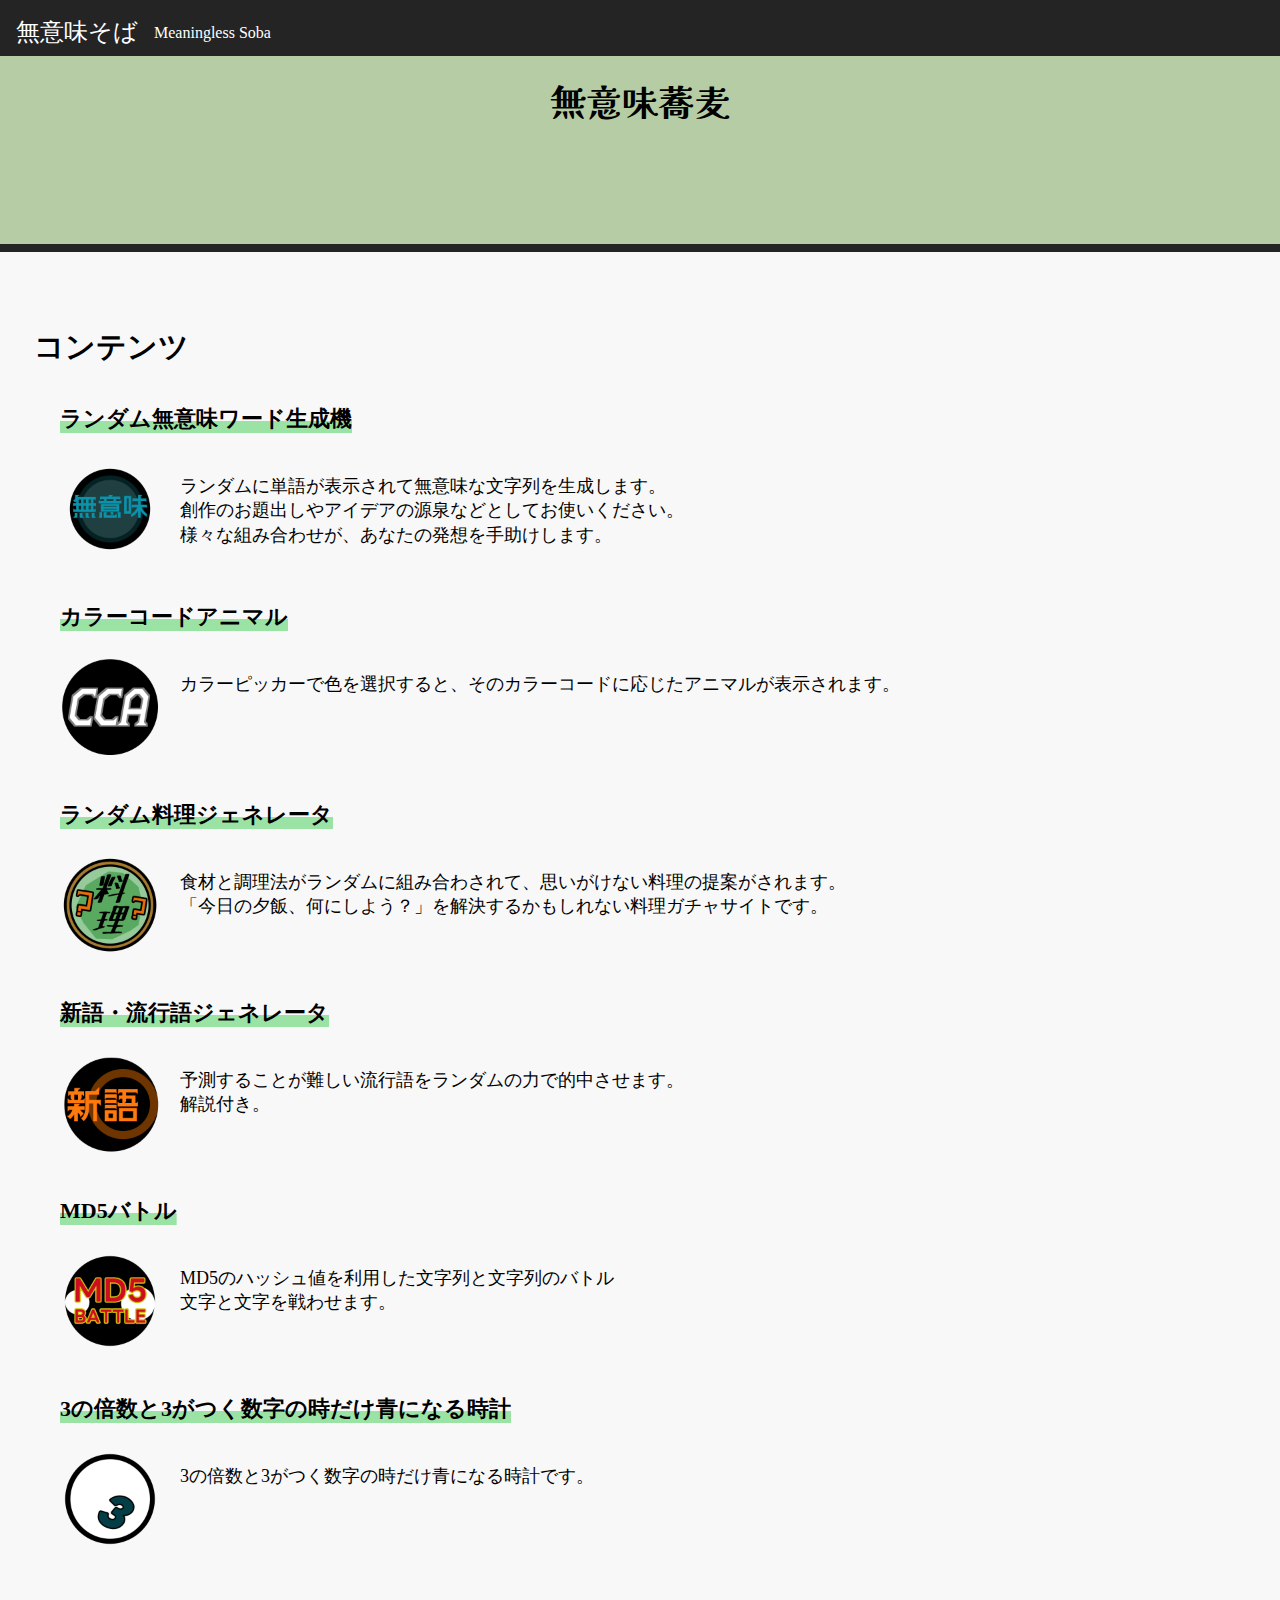
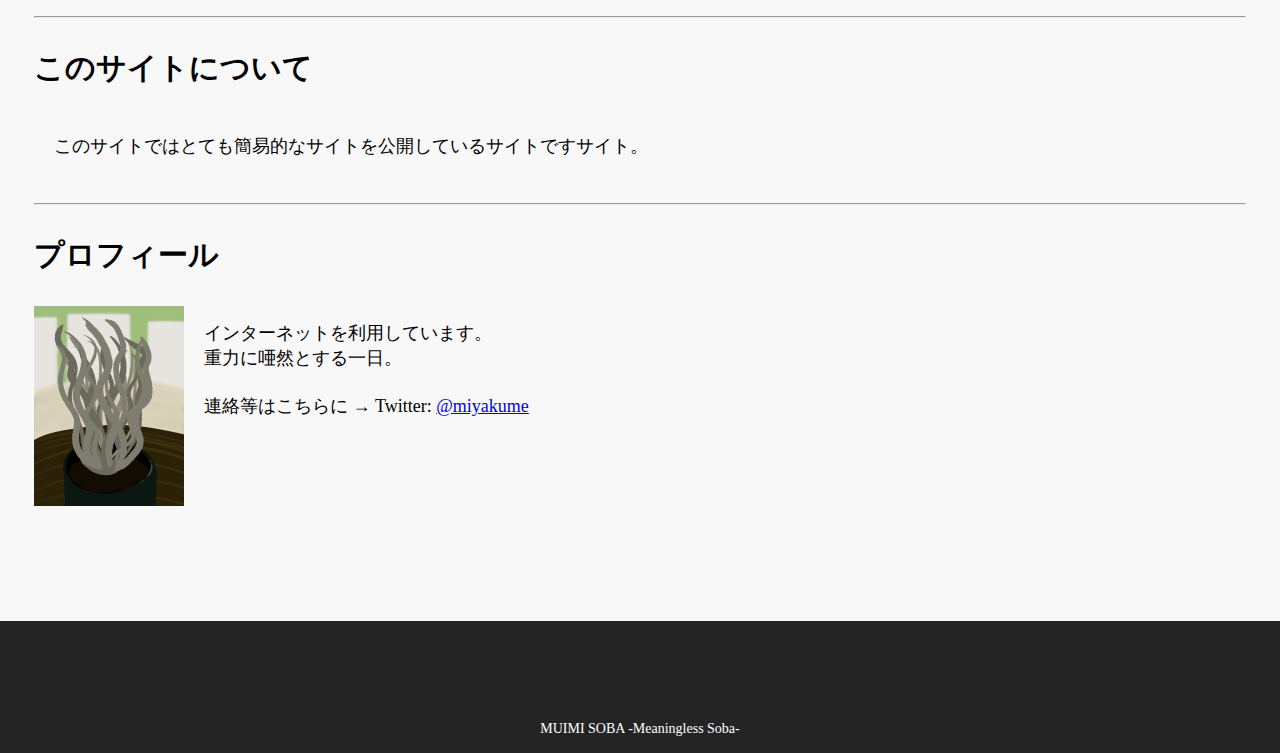
<file: index.html>
<!DOCTYPE html>
<html lang="ja">
<head>
    <!-- Google Tag Manager -->
    <script>(function(w,d,s,l,i){w[l]=w[l]||[];w[l].push({'gtm.start':
    new Date().getTime(),event:'gtm.js'});var f=d.getElementsByTagName(s)[0],
    j=d.createElement(s),dl=l!='dataLayer'?'&l='+l:'';j.async=true;j.src=
    'https://www.googletagmanager.com/gtm.js?id='+i+dl;f.parentNode.insertBefore(j,f);
    })(window,document,'script','dataLayer','GTM-NK2BS8V2');</script>
    <!-- End Google Tag Manager -->
    <meta charset="UTF-8">
    <meta http-equiv="X-UA-Compatible" content="IE=edge">
    <meta name="viewport" content="width=device-width, initial-scale=1.0">
    <meta name="theme-color" content="#58614a">
    <title>無意味そば Meaningless Soba</title>
    <link rel="stylesheet" href="style.css">
    <link rel="icon" href="https://ume-k.github.io/favicon.ico">
    <link rel="preconnect" href="https://fonts.googleapis.com">
    <link rel="preconnect" href="https://fonts.gstatic.com" crossorigin>
    <link href="https://fonts.googleapis.com/css2?family=Kaisei+Decol:wght@700&family=Orbitron:wght@700&display=swap" rel="stylesheet">
    <link href="https://fonts.googleapis.com/icon?family=Material+Icons" rel="stylesheet">
    <script async src="https://pagead2.googlesyndication.com/pagead/js/adsbygoogle.js?client=ca-pub-6847166276288253"
     crossorigin="anonymous"></script>
</head>
<body>
    <!-- Google Tag Manager (noscript) -->
    <noscript><iframe src="https://www.googletagmanager.com/ns.html?id=GTM-NK2BS8V2"
    height="0" width="0" style="display:none;visibility:hidden"></iframe></noscript>
    <!-- End Google Tag Manager (noscript) -->
    <header>
        <a class="title-m" href="./">無意味そば</a>
        <p class="title-s">Meaningless Soba</p>
    </header>
    <div class="title-main">
        <h1>無意味蕎麦</h1>
        <span class="material-icons sobal">
            ramen_dining
        </span>
    </div>
    <main>
        <div class="contents">
            <h2>コンテンツ</h2>
            <ul type="disc" class="link-list">
                <li>
                    <a href="/Randomuimi/" class="content_name" target="_blank" rel="noopener noreferrer">ランダム無意味ワード生成機</a>
                    <div class="nazoimg">
                        <a href="/Randomuimi/" class="ball" target="_blank" rel="noopener noreferrer">
                            <img src="Randomuimi/muimiball.png" alt="ランダム無意味" width="100" height="100">
                        </a>
                        <span>ランダムに単語が表示されて無意味な文字列を生成します。<br>
                            創作のお題出しやアイデアの源泉などとしてお使いください。<br>
                            様々な組み合わせが、あなたの発想を手助けします。
                        </span>
                    </div>
                </li>
                <li>
                    <a href="/CCA/" class="content_name" target="_blank" rel="noopener noreferrer">カラーコードアニマル</a>
                    <div class="nazoimg">
                        <a href="/CCA/" class="ball" target="_blank" rel="noopener noreferrer">
                            <img src="/CCA/CCABall.png" alt="カラーコードアニマル" width="100" height="100">
                        </a>
                        <span>
                            カラーピッカーで色を選択すると、そのカラーコードに応じたアニマルが表示されます。
                        </span>
                    </div>
                </li>
                <li>
                    <a href="/recipe/" class="content_name" target="_blank" rel="noopener noreferrer">ランダム料理ジェネレータ</a>
                    <div class="nazoimg">
                        <a href="/recipe/" class="ball" target="_blank" rel="noopener noreferrer">
                            <img src="/recipe/recipeBall.png" alt="ランダム料理ジェネレータ" width="100" height="100">
                        </a>
                        <span>
                            食材と調理法がランダムに組み合わされて、思いがけない料理の提案がされます。<br>
                            「今日の夕飯、何にしよう？」を解決するかもしれない料理ガチャサイトです。
                        </span>
                    </div>
                </li>
                <li>
                    <a href="/newword/" class="content_name" target="_blank" rel="noopener noreferrer">新語・流行語ジェネレータ</a>
                    <div class="nazoimg">
                        <a href="/newword/" class="ball" target="_blank" rel="noopener noreferrer">
                            <img src="/newword/shingoBall.png" alt="新語・流行語ジェネレータ" width="100" height="100">
                        </a>
                        <span>
                            予測することが難しい流行語をランダムの力で的中させます。<br>
                            解説付き。
                        </span>
                    </div>
                </li>
                <li>
                    <a href="/md5battle/" class="content_name" target="_blank" rel="noopener noreferrer">MD5バトル</a>
                    <div class="nazoimg">
                        <a href="/md5battle/" class="ball" target="_blank" rel="noopener noreferrer">
                            <img src="/md5battle/md5Ball.png" alt="MD5バトル" width="100" height="100">
                        </a>
                        <span>
                            MD5のハッシュ値を利用した文字列と文字列のバトル<br>
                            文字と文字を戦わせます。
                        </span>
                    </div>
                </li>
                <li>
                    <a href="/clock3blue/" class="content_name" target="_blank" rel="noopener noreferrer">3の倍数と3がつく数字の時だけ青になる時計</a>
                    <div class="nazoimg">
                        <a href="/clock3blue/" class="ball" target="_blank" rel="noopener noreferrer">
                            <img src="/clock3blue/threeBall.png" alt="3の倍数と3がつく数字の時だけ青になる時計" width="100" height="100">
                        </a>
                        <span>3の倍数と3がつく数字の時だけ青になる時計です。</span>
                    </div>
                </li>
            </ul>
            <hr>
            <h2>このサイトについて</h2>
            <span>このサイトではとても簡易的なサイトを公開しているサイトですサイト。</span>
            <hr>
            <h2>プロフィール</h2>
            <div class="nazoimg">
                <img src="muimi_soba.png" alt="プロフィール画像" width="150" height="200">
                <span>
                    インターネットを利用しています。<br>
                    重力に唖然とする一日。
                    <br>
                    <br>
                    連絡等はこちらに → Twitter: <a href="https://twitter.com/miyakume" target="_blank" rel="noopener noreferrer">@miyakume</a>
                </span>
            </div>
        </div>
    </main>
    <footer>
        <p>
            MUIMI SOBA -Meaningless Soba-
        </p>
    </footer>
</body>
</html>
</file>
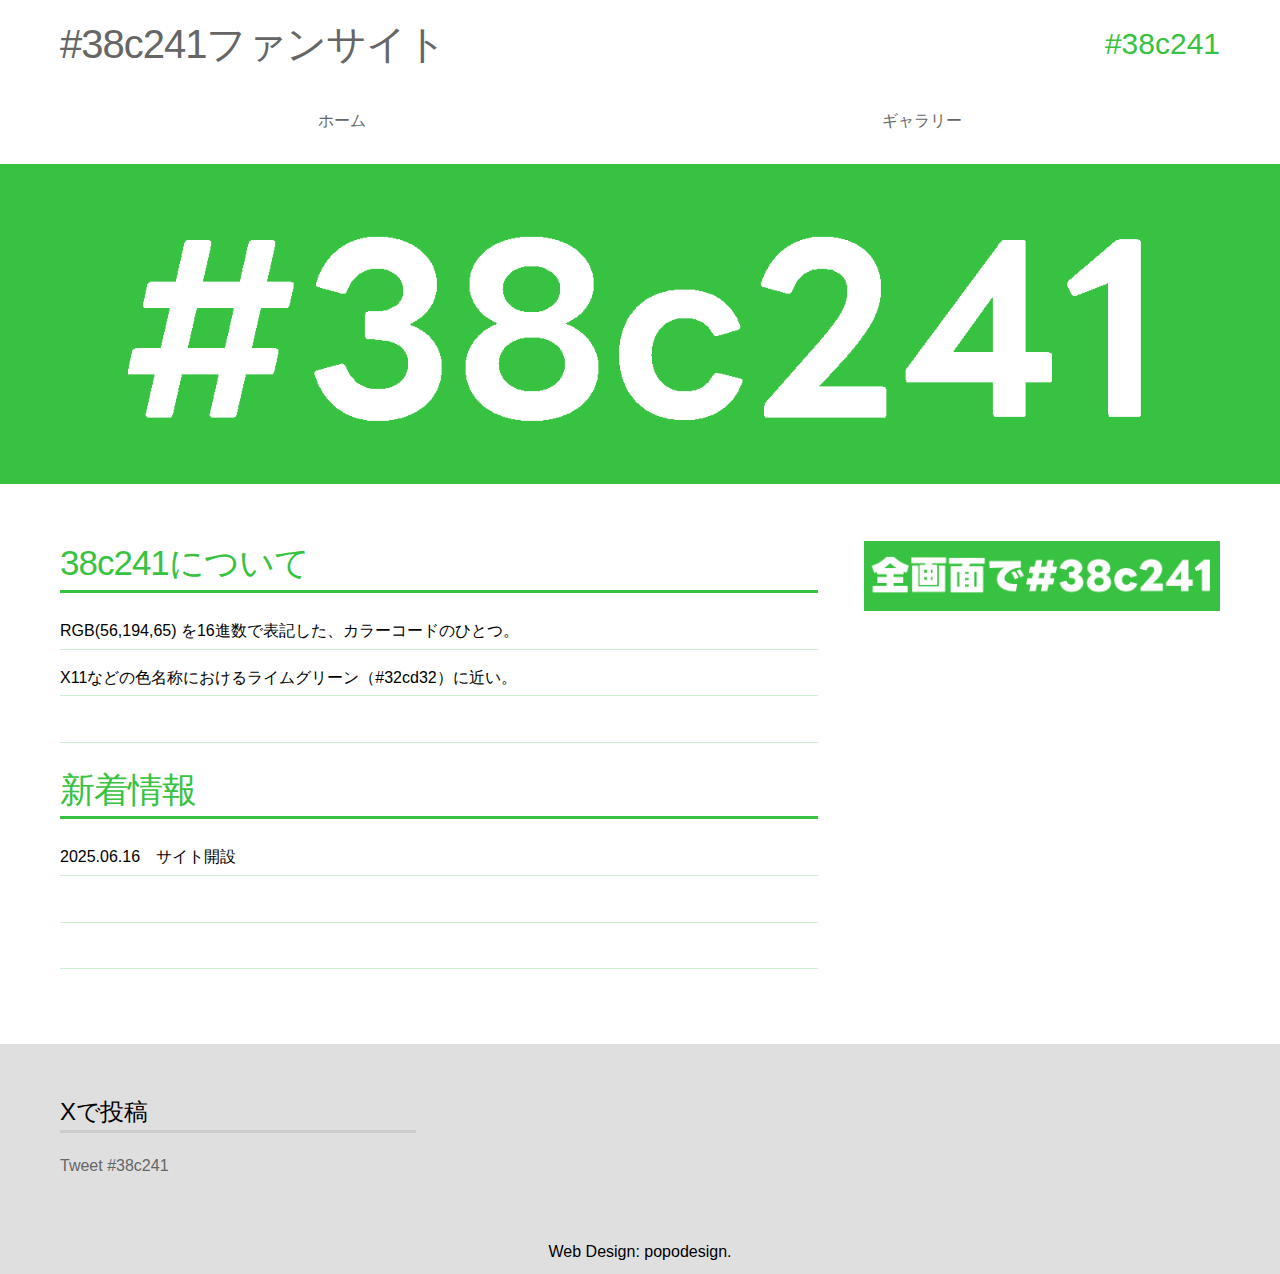
<file: 38c241/index.html>
<!doctype html>
<html lang="ja">
<head>
<meta charset="UTF-8">
<meta name="viewport" content="width=device-width, initial-scale=1">
<meta name="theme-color" content="#38c241">
<meta name="keywords" content="カラーコード,RGB,ユニーク">
<meta name="description" content="#38c241のファンサイト。#38c241はカラーコードのひとつで、RGB(56,194,65) を16進数で表記したもの。ライムグリーンに近い色。">
<title>#38c241ファンサイト</title>
<link rel="stylesheet" media="all" href="css/ress.min.css" />
<link rel="stylesheet" media="all" href="css/style.css" />
<script src="js/jquery-3.6.0.min.js"></script>
<script src="js/style.js"></script>

<!-- Favicon -->
<link rel="icon" type="image/png" href="img/favicon.png">
    
</head>
<body>
<header>    
<div class="container">
<div class="row">
    <div class="col span-12">
    <div class="head">
        <h1><a href="index.html">#38c241ファンサイト</a></h1>
		<div class="telbox">#38c241</div>
        </div>
    </div></div>
<div class="row">
    <div class="col span-12">
        <nav>
            <div id="open"></div>
            <div id="close"></div>   
            <div id="navi">
        <ul>
            <li><a href="index.html">ホーム</a></li>
            <li><a href="gallery.html">ギャラリー</a></li>
            </ul>
                </div>
        </nav>
    </div>
        </div>
    </div>
    </header>
    <div class="mainimg">
        <img src="img/main_38c241_code_t.png" alt="メイン画像">
    </div>
    <main>
<div class="container">
<div class="row">
    <div class="col span-8">
        <div class="news">
            <h2>38c241について</h2>
            <ul>
                <li>RGB(56,194,65) を16進数で表記した、カラーコードのひとつ。</li>
                <li>X11などの色名称におけるライムグリーン（#32cd32）に近い。</li>
                <li>　</li>
            </ul>
        </div>
        <div class="news">
            <h2>新着情報</h2>
            <ul>
                <li>2025.06.16　サイト開設</li>
                <li>　</li>
                <li>　</li>
            </ul>	
        </div>
    </div>
	<div class="col span-4">
		<a href="/38c241/full.html"><img src="img/banner.png" alt="バナー画像"></a>
	</div>
    </div>    
        </div>
    </main>
    <footer>
<div class="container">
<div class="row">
    <div class="col span-4">
        <h5>Xで投稿</h5>
        <a href="https://twitter.com/intent/tweet?button_hashtag=38c241&ref_src=twsrc%5Etfw" class="twitter-hashtag-button" data-show-count="false">Tweet #38c241</a><script async src="https://platform.twitter.com/widgets.js" charset="utf-8"></script>
    </div>
        </div>
</div>
    </footer>
    <div class="copyright">
<div class="container">
<div class="row">
    <div class="col">
        Web Design: <a href="https://popo-design.net" target="_blank">popodesign. </a>
    </div>    
        </div>
    </div>
        </div>
<p id="pagetop"><a href="#">TOP</a></p>    
</body>
</html>
</file>
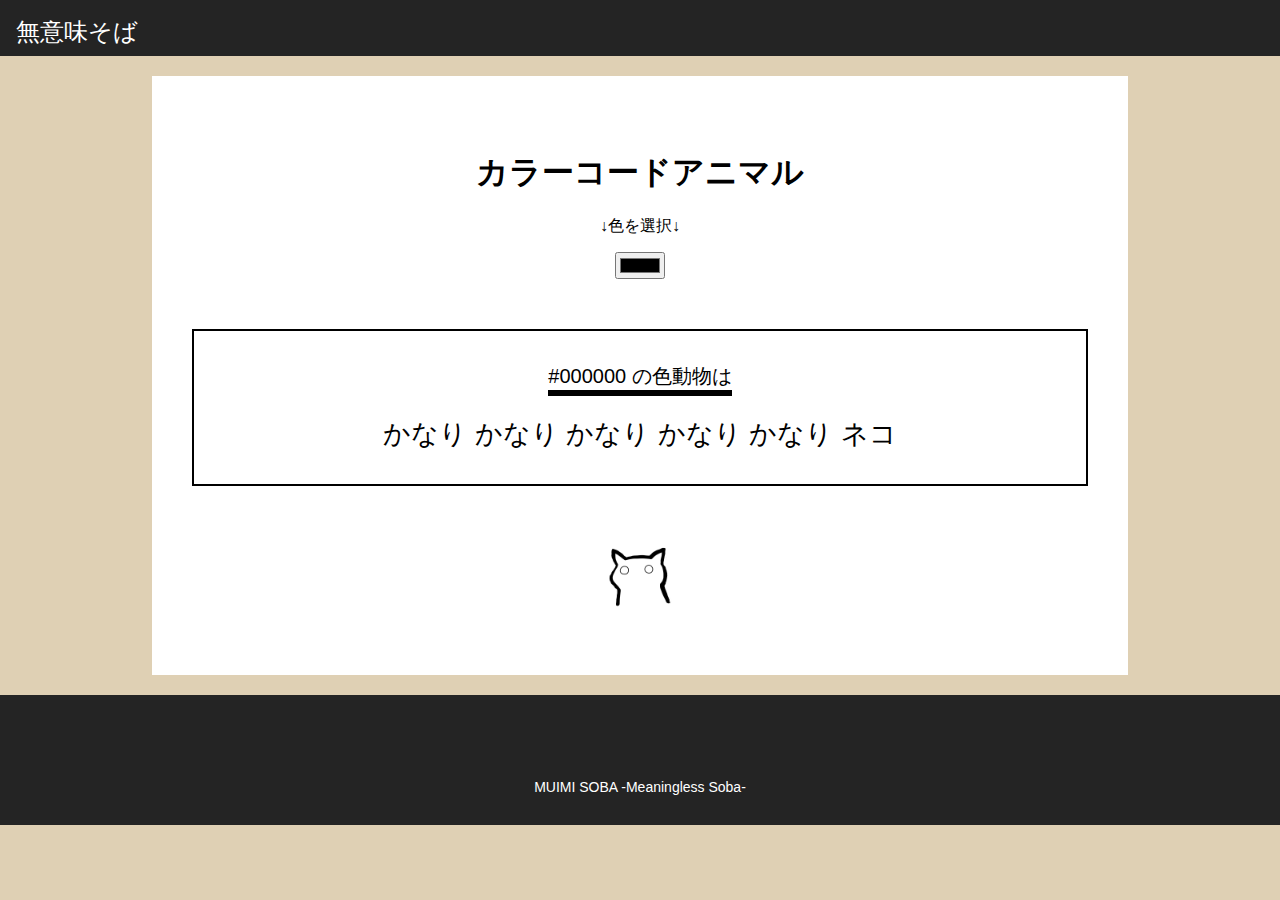
<file: CCA/index.html>
<!DOCTYPE html>
<html lang="ja">
<head prefix="og: http://ogp.me/ns#">
  <meta charset="UTF-8">
  <meta name="viewport" content="width=device-width, initial-scale=1.0">
  <meta name="theme-color" content="#dfd0b4">
  <title>カラーコードアニマル | 色を選択して動物を生成</title>
  <meta property="og:site_name" content="無意味そば">
  <meta property="og:title" content="カラーコードアニマル">
  <meta property="og:description" content="カラーピッカーで色を選択すると、そのカラーコードに応じたアニマルが表示されます。">
  <meta property="og:url" content="https://ume-k.github.io/CCA/">
  <meta name="description" content="カラーピッカーであなたの好きな色を選択すると、そのカラーコードに応じた動物・カラーコードアニマルの名前が表示されます。">
  <link rel="icon" href="/CCA/favicon.ico">
  <style>
    header {
      height: 56px;
      width: 100%;
      font-size: 24px;
      color:rgb(255, 255, 255);
      background-color: rgb(36, 36, 36);
    }
    .title-m {
      text-decoration: none;
      color:rgb(255, 255, 255);
      padding: 16px;
      float: left;
    }
    body {
      margin: 0;
      font-family: Arial, sans-serif;
      text-align: center;
      background-color: #dfd0b4;
    }
    .wrapper {
      background-color: rgb(255, 255, 255);
      width: 70%;
      padding: 55px 40px;
      margin: 20px auto;
    }
    h1 {
      margin-top: 20px;
    }
    #color-picker {
      margin-top: 15px;
    }
    #generated-text {
      margin-top: 20px;
      font-size: 27px;
    }
    #introduction {
      font-size: 20px;
      padding: 0px;
      border-bottom: 6px solid #000;
      display: inline-block;
    }
    #color-shape {
      margin: 0px auto;
      width: 120px;
      height: 16px;
      border: 2px solid #ffffff;
      margin-top: 30px;
    }
    #intro-container {
      border: 2px solid rgb(0, 0, 0);
      padding: 32px 16px;
      margin-top: 50px;
    }
    #animal {
      margin-top: 50px;
      border-radius: 30%;
    }
    footer {
      width: 100%;
      font-size: 14px;
      text-align: center;
      padding: 70px 0 16px 0;
      background-color: #242424;
      color:white;
      margin: 0px;
    }
  </style>
</head>
<body>
  <header>
    <a class="title-m" href="../">無意味そば</a>
  </header>
  <div class="wrapper">
    <h1>カラーコードアニマル</h1>
    <div>↓色を選択↓</div>
    <input type="color" id="color-picker" value="#000000" onchange="generateText()">
    <div id="intro-container">
      <div id="introduction">#000000 の色動物は</div>
      <div id="generated-text">かなり かなり かなり かなり かなり ネコ</div>
    </div>
    <img id="animal" src="CCA_sample.png" alt="カラーコードアニマルのイメージ" width="80px">  
  </div>
  <footer>
    <p>
      MUIMI SOBA -Meaningless Soba-
    </p>
  </footer>
  <script>
    const colorTextMap = {
      '0': 'かなり',
      '1': 'うるさい',
      '2': 'かわいい',
      '3': 'かしこい',
      '4': 'ふさふさの',
      '5': '美しい',
      '6': 'こわい',
      '7': '元気な',
      '8': '陽気な',
      '9': '強い',
      'a': '大きい',
      'b': '面白い',
      'c': 'あたたかい',
      'd': '優しい',
      'e': '幸せな',
      'f': '良い',
    };
    const lastDigitTextMap = {
      '0': 'ネコ',
      '1': 'イヌ',
      '2': 'フクロウ',
      '3': 'ウサギ',
      '4': 'ハムスター',
      '5': 'タヌキ',
      '6': 'キツネ',
      '7': 'ヘビ',
      '8': 'ハリネズミ',
      '9': 'カピバラ',
      'a': 'トラ',
      'b': 'リス',
      'c': 'カエル',
      'd': 'オオカミ',
      'e': 'ライオン',
      'f': 'パンダ',
    };
    function generateText() {
      const colorPicker = document.getElementById('color-picker');
      const colorCode = colorPicker.value.substring(1).toLowerCase();
      const textArray = colorCode
      .split('').map((char, index, array) => {
        if (index === array.length - 1) {
          return lastDigitTextMap[char] || '';
        }
        return colorTextMap[char] || '';
      });
      const generatedTextElement = document.getElementById('generated-text');
      generatedTextElement.textContent = textArray.join(' ');
      const introTextElement = document.getElementById('introduction');
      introTextElement.textContent = `#${colorCode} の色動物は`;
      const introductionElement = document.getElementById('introduction');
      introductionElement.style.borderBottomColor = colorPicker.value;
      const animalElement = document.getElementById('animal');
      animalElement.style.backgroundColor = colorPicker.value;
    }
  </script>
</body>
</html>
</file>
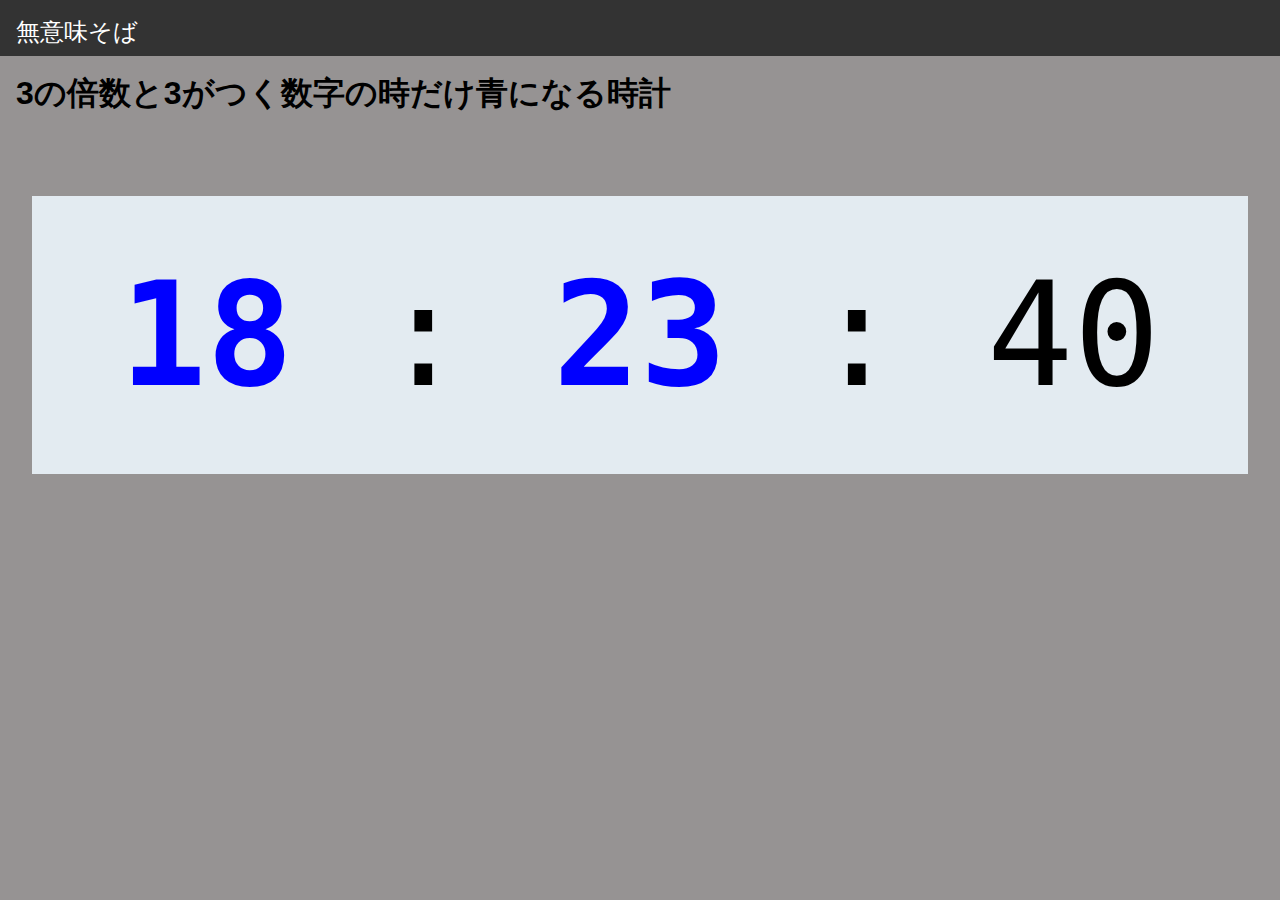
<file: clock3blue/index.html>
<!DOCTYPE html>
<html lang="ja">
<head>
    <meta charset="UTF-8">
    <meta http-equiv="X-UA-Compatible" content="IE=edge">
    <meta name="viewport" content="width=device-width, initial-scale=1.0">
    <title>Clock</title>
    <link rel="stylesheet" href="style.css">
    <link rel="icon" href="/clock3blue/favicon.ico" id="favicon">
    <link rel="apple-touch-icon" sizes="180x180" href="/clock3blue/apple-touch-icon-180x180.png">
</head>
<body>
    <header>
        <a class="title-m" href="../">無意味そば</a>
    </header>
    <main>
        <h1>3の倍数と3がつく数字の時だけ青になる時計</h1>
        <div id="clock" class="clock">
            <span id="hours"></span> :
            <span id="minutes"></span> :
            <span id="seconds"></span>
        </div>
    </main>
	<script src="script.js"></script>
</body>
</html>
</file>
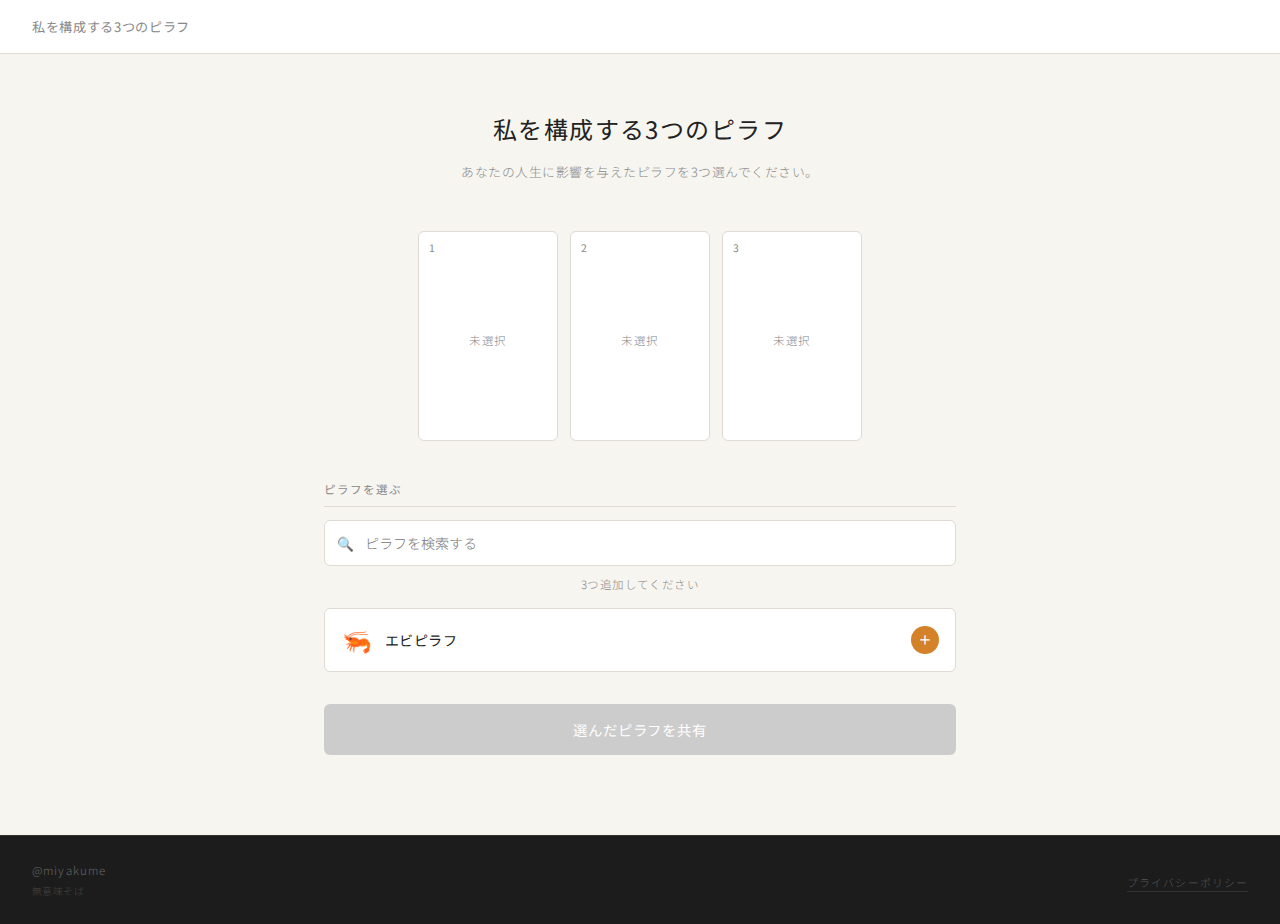
<file: my3pilafs/index.html>
<!DOCTYPE html>
<html lang="ja">
<head>
<!-- Google tag (gtag.js) -->
<script async src="https://www.googletagmanager.com/gtag/js?id=G-BD4QYWFV9M"></script>
<script>
  window.dataLayer = window.dataLayer || [];
  function gtag(){dataLayer.push(arguments);}
  gtag('js', new Date());

  gtag('config', 'G-BD4QYWFV9M');
</script>
<meta charset="UTF-8">
<meta name="viewport" content="width=device-width, initial-scale=1.0">
<title>私を構成する3つのピラフ</title>
<link href="https://fonts.googleapis.com/css2?family=Noto+Sans+JP:wght@300;400;500&display=swap" rel="stylesheet">
<style>
  *, *::before, *::after { box-sizing: border-box; margin: 0; padding: 0; }

  :root {
    --bg: #f7f5f0;
    --white: #ffffff;
    --border: #e0dbd2;
    --text: #222;
    --text-sub: #888;
    --accent: #d4822a;
    --accent-light: #fdf0e4;
    --radius: 6px;
    --ura-accent: #5a3e8a;
    --ura-light: #f0ebfa;
    --ura-border: #9b7ec8;
  }

  body {
    background: var(--bg);
    color: var(--text);
    font-family: 'Noto Sans JP', sans-serif;
    font-weight: 300;
    min-height: 100vh;
    transition: background 0.4s;
  }

  body.ura-mode {
    --bg: #f0ebfa;
    --border: #d4c8e8;
    --accent: var(--ura-accent);
    --accent-light: var(--ura-light);
  }

  /* HEADER */
  header {
    background: var(--white);
    border-bottom: 1px solid var(--border);
    padding: 0 2rem;
    height: 54px;
    display: flex;
    align-items: center;
    justify-content: space-between;
    position: sticky;
    top: 0;
    z-index: 10;
  }

  .site-logo {
    font-size: 0.82rem;
    font-weight: 400;
    letter-spacing: 0.05em;
    color: var(--text-sub);
    transition: color 0.3s;
  }

  body.ura-mode .site-logo { color: var(--ura-accent); }

  .ura-hint {
    font-size: 0.68rem;
    color: transparent;
    letter-spacing: 0.05em;
    transition: color 0.5s;
    user-select: none;
  }

  body.ura-mode .ura-hint {
    color: var(--ura-accent);
    opacity: 0.7;
  }

  .main {
    max-width: 680px;
    margin: 0 auto;
    padding: 3.5rem 1.5rem 5rem;
  }

  .title-area {
    text-align: center;
    margin-bottom: 3rem;
  }

  .title-area h1 {
    font-size: 1.5rem;
    font-weight: 400;
    letter-spacing: 0.06em;
    line-height: 1.6;
    margin-bottom: 0.7rem;
    transition: color 0.3s;
  }

  body.ura-mode .title-area h1 { color: var(--ura-accent); }

  .title-area p {
    font-size: 0.8rem;
    color: var(--text-sub);
    letter-spacing: 0.04em;
    line-height: 1.8;
  }

  .ura-badge {
    display: none;
    margin-top: 0.6rem;
  }

  body.ura-mode .ura-badge { display: inline-block; }

  .ura-badge span {
    font-size: 0.68rem;
    letter-spacing: 0.12em;
    color: var(--ura-accent);
    background: var(--ura-light);
    border: 1px solid var(--ura-border);
    border-radius: 30px;
    padding: 0.2rem 0.8rem;
  }

  .frames {
    display: flex;
    gap: 12px;
    justify-content: center;
    margin-bottom: 2.5rem;
  }

  .frame {
    width: 140px;
    background: var(--white);
    border: 1px solid var(--border);
    border-radius: var(--radius);
    aspect-ratio: 2/3;
    display: flex;
    flex-direction: column;
    align-items: center;
    justify-content: center;
    gap: 0.6rem;
    padding: 1rem 0.5rem;
    transition: border-color 0.2s, background 0.2s;
    position: relative;
    cursor: pointer;
  }

  .frame.filled {
    border-color: var(--accent);
    background: var(--accent-light);
  }

  .frame-num {
    position: absolute;
    top: 8px;
    left: 10px;
    font-size: 0.65rem;
    color: var(--text-sub);
    font-weight: 400;
  }

  .frame-remove {
    position: absolute;
    top: 6px;
    right: 8px;
    font-size: 0.65rem;
    color: var(--text-sub);
    opacity: 0;
    transition: opacity 0.2s;
    line-height: 1;
  }

  .frame.filled:hover .frame-remove { opacity: 1; }

  .frame-icon { font-size: 2rem; line-height: 1; }

  .frame-label {
    font-size: 0.72rem;
    color: var(--text-sub);
    text-align: center;
    letter-spacing: 0.04em;
    line-height: 1.5;
  }

  .frame.filled .frame-label {
    color: var(--accent);
    font-weight: 400;
  }

  .section-label {
    font-size: 0.72rem;
    font-weight: 400;
    letter-spacing: 0.08em;
    color: var(--text-sub);
    margin-bottom: 0.8rem;
    padding-bottom: 0.6rem;
    border-bottom: 1px solid var(--border);
  }

  .search-wrap {
    position: relative;
    margin-bottom: 0.6rem;
  }

  .search-input {
    width: 100%;
    padding: 0.75rem 1rem 0.75rem 2.5rem;
    background: var(--white);
    border: 1px solid var(--border);
    border-radius: var(--radius);
    font-family: inherit;
    font-size: 0.88rem;
    font-weight: 300;
    color: var(--text);
    outline: none;
    transition: border-color 0.2s;
  }

  .search-input:focus { border-color: var(--accent); }

  .search-icon {
    position: absolute;
    left: 0.8rem;
    top: 50%;
    transform: translateY(-50%);
    font-size: 0.85rem;
    color: var(--text-sub);
    pointer-events: none;
  }

  .hint-text {
    font-size: 0.72rem;
    color: var(--text-sub);
    text-align: center;
    margin-bottom: 1rem;
    letter-spacing: 0.04em;
    min-height: 1.2em;
  }

  .hint-text .count { color: var(--accent); font-weight: 500; }

  .pilaf-grid {
    display: grid;
    grid-template-columns: 1fr;
    gap: 8px;
    margin-bottom: 2rem;
  }

  .pilaf-card {
    background: var(--white);
    border: 1.5px solid var(--border);
    border-radius: var(--radius);
    padding: 0.85rem 1rem;
    display: flex;
    align-items: center;
    gap: 0.75rem;
    transition: border-color 0.2s, background 0.2s;
    user-select: none;
  }

  .pilaf-card.ura-item {
    border-style: dashed;
  }

  .card-icon { font-size: 1.5rem; flex-shrink: 0; width: 2rem; text-align: center; }
  .card-text { flex: 1; min-width: 0; }
  .card-name { font-size: 0.88rem; font-weight: 400; letter-spacing: 0.03em; }
  .card-sub  { font-size: 0.68rem; color: var(--text-sub); margin-top: 0.1rem; }

  /* ADD BUTTON */
  .card-add-btn {
    flex-shrink: 0;
    width: 28px;
    height: 28px;
    border-radius: 50%;
    background: var(--accent);
    border: none;
    color: white;
    font-size: 1.1rem;
    line-height: 1;
    cursor: pointer;
    display: flex;
    align-items: center;
    justify-content: center;
    transition: background 0.2s, transform 0.1s, opacity 0.2s;
  }

  .card-add-btn:hover { background: #c07020; transform: scale(1.1); }
  .card-add-btn:disabled { opacity: 0.3; cursor: default; transform: none; }

  body.ura-mode .card-add-btn { background: var(--ura-accent); }
  body.ura-mode .card-add-btn:hover { background: #4a2e7a; }

  /* SHARE BUTTON */
  .share-btn {
    width: 100%;
    padding: 0.95rem;
    background: var(--accent);
    border: none;
    border-radius: var(--radius);
    color: white;
    font-family: inherit;
    font-size: 0.9rem;
    font-weight: 400;
    letter-spacing: 0.06em;
    cursor: pointer;
    transition: background 0.2s;
  }

  .share-btn:hover { background: #c07020; }
  .share-btn:disabled { background: #ccc; cursor: default; }

  body.ura-mode .share-btn { background: var(--ura-accent); }
  body.ura-mode .share-btn:hover { background: #4a2e7a; }

  .modal-overlay {
    display: none;
    position: fixed;
    inset: 0;
    background: rgba(0,0,0,0.4);
    z-index: 100;
    align-items: center;
    justify-content: center;
    padding: 1.5rem;
  }

  .modal-overlay.show { display: flex; }

  .modal-box {
    background: var(--white);
    border-radius: 10px;
    padding: 2.5rem 2rem;
    width: 100%;
    max-width: 400px;
    text-align: center;
    box-shadow: 0 8px 40px rgba(0,0,0,0.12);
    animation: popIn 0.22s ease;
  }

  @keyframes popIn {
    from { opacity: 0; transform: scale(0.94) translateY(8px); }
    to   { opacity: 1; transform: scale(1)    translateY(0); }
  }

  .result-tag {
    display: inline-block;
    font-size: 0.68rem;
    font-weight: 400;
    letter-spacing: 0.1em;
    color: var(--accent);
    background: var(--accent-light);
    border-radius: 30px;
    padding: 0.25rem 0.9rem;
    margin-bottom: 1.5rem;
  }

  body.ura-mode .result-tag {
    color: var(--ura-accent);
    background: var(--ura-light);
    border: 1px solid var(--ura-border);
  }

  .modal-box h2 {
    font-size: 1.05rem;
    font-weight: 400;
    letter-spacing: 0.05em;
    margin-bottom: 1.8rem;
  }

  .result-items {
    display: flex;
    justify-content: center;
    gap: 1rem;
    margin-bottom: 2rem;
    flex-wrap: wrap;
  }

  .result-item {
    display: flex;
    flex-direction: column;
    align-items: center;
    gap: 0.4rem;
    width: 88px;
    background: var(--bg);
    border-radius: var(--radius);
    padding: 1rem 0.5rem;
  }

  .result-item .r-icon { font-size: 2rem; }
  .result-item .r-name { font-size: 0.72rem; font-weight: 400; color: var(--text); text-align: center; line-height: 1.5; }

  .modal-actions { display: flex; flex-direction: column; gap: 8px; }
  .modal-actions-row { display: flex; gap: 8px; }

  .btn-share-x {
    flex: 1; padding: 0.75rem;
    background: #000; border: none; border-radius: var(--radius);
    color: white; font-family: inherit; font-size: 0.82rem; letter-spacing: 0.05em;
    cursor: pointer; transition: background 0.2s;
    display: flex; align-items: center; justify-content: center; gap: 0.4rem;
  }
  .btn-share-x:hover { background: #222; }

  .btn-share-bsky {
    flex: 1; padding: 0.75rem;
    background: #0085ff; border: none; border-radius: var(--radius);
    color: white; font-family: inherit; font-size: 0.82rem; letter-spacing: 0.05em;
    cursor: pointer; transition: background 0.2s;
    display: flex; align-items: center; justify-content: center; gap: 0.4rem;
  }
  .btn-share-bsky:hover { background: #006ecc; }

  .btn-close {
    width: 100%; padding: 0.7rem;
    background: transparent; border: 1px solid var(--border); border-radius: var(--radius);
    color: var(--text-sub); font-family: inherit; font-size: 0.82rem;
    cursor: pointer; transition: border-color 0.2s;
  }
  .btn-close:hover { border-color: #aaa; }

  .ura-toast {
    position: fixed;
    bottom: 2rem;
    left: 50%;
    transform: translateX(-50%) translateY(20px);
    background: var(--ura-accent);
    color: white;
    font-size: 0.8rem;
    letter-spacing: 0.08em;
    padding: 0.6rem 1.4rem;
    border-radius: 30px;
    opacity: 0;
    transition: opacity 0.3s, transform 0.3s;
    pointer-events: none;
    white-space: nowrap;
    z-index: 200;
  }

  .ura-toast.show {
    opacity: 1;
    transform: translateX(-50%) translateY(0);
  }

  footer {
    background: #1c1c1c;
    padding: 1.6rem 2rem;
    border-top: 1px solid #333;
  }

  .footer-grid {
    display: grid;
    grid-template-columns: 1fr auto;
    align-items: center;
    gap: 1rem;
  }

  .footer-meta {
    display: flex;
    flex-direction: column;
    gap: 0.35rem;
  }
  .footer-meta a {
    font-size: 0.72rem;
    color: #666;
    text-decoration: none;
    letter-spacing: 0.1em;
    transition: color 0.2s;
  }
  .footer-meta a:hover { color: #aaa; }
  .footer-meta span {
    font-size: 0.62rem;
    color: #444;
    letter-spacing: 0.05em;
  }

  .footer-policy a {
    font-size: 0.68rem;
    color: #555;
    text-decoration: none;
    letter-spacing: 0.1em;
    transition: color 0.2s;
    border-bottom: 1px solid #333;
    padding-bottom: 1px;
  }
  .footer-policy a:hover { color: #aaa; border-color: #666; }

  .ura-divider {
    display: none;
    margin: 0.5rem 0 0.8rem;
    text-align: center;
    font-size: 0.68rem;
    letter-spacing: 0.15em;
    color: var(--ura-accent);
    position: relative;
  }

  body.ura-mode .ura-divider { display: block; }

  .ura-divider::before, .ura-divider::after {
    content: '';
    position: absolute;
    top: 50%;
    width: 30%;
    height: 1px;
    background: var(--ura-border);
    opacity: 0.5;
  }

  .ura-divider::before { left: 0; }
  .ura-divider::after  { right: 0; }

  @media (max-width: 480px) {
    .frames { gap: 8px; }
    .frame { width: 100px; }
    footer { padding: 1.4rem 1.2rem; }
    .footer-grid { grid-template-columns: 1fr; }
  }
</style>
</head>
<body>

<header>
  <span class="site-logo" id="logoTrigger">私を構成する3つのピラフ</span>
  <span class="ura-hint" id="uraHint">裏モード解放中</span>
</header>

<main class="main">

  <div class="title-area">
    <h1 id="mainTitle">私を構成する3つのピラフ</h1>
    <p>あなたの人生に影響を与えたピラフを3つ選んでください。</p>
    <div class="ura-badge"><span>✦ 裏ピラフ モード</span></div>
  </div>

  <div class="frames" id="frames">
    <div class="frame" id="frame-0" onclick="removeFromSlot(0)">
      <span class="frame-num">1</span>
      <div class="frame-icon"></div>
      <div class="frame-label">未選択</div>
      <span class="frame-remove">✕</span>
    </div>
    <div class="frame" id="frame-1" onclick="removeFromSlot(1)">
      <span class="frame-num">2</span>
      <div class="frame-icon"></div>
      <div class="frame-label">未選択</div>
      <span class="frame-remove">✕</span>
    </div>
    <div class="frame" id="frame-2" onclick="removeFromSlot(2)">
      <span class="frame-num">3</span>
      <div class="frame-icon"></div>
      <div class="frame-label">未選択</div>
      <span class="frame-remove">✕</span>
    </div>
  </div>

  <p class="section-label">ピラフを選ぶ</p>

  <div class="search-wrap">
    <span class="search-icon">🔍</span>
    <input class="search-input" type="text" id="searchInput"
      placeholder="ピラフを検索する"
      oninput="handleSearch()"
      onfocus="handleSearchFocus()">
  </div>

  <div class="hint-text" id="hintText">3つ追加してください</div>

  <div class="pilaf-grid" id="pilafGrid"></div>

  <button class="share-btn" id="shareBtn" onclick="handleShare()" disabled>
    選んだピラフを共有
  </button>

</main>

<footer>
  <div class="footer-grid">
    <div class="footer-meta">
      <a href="https://x.com/miyakume">@miyakume</a>
      <span>無意味そば</span>
    </div>
    <div class="footer-policy">
      <a href="https://ume-k.github.io/privacy-policy.html">プライバシーポリシー</a>
    </div>
  </div>
</footer>

<div class="modal-overlay" id="resultOverlay">
  <div class="modal-box">
    <div class="result-tag" id="resultTag">MY PILAF</div>
    <h2>私を構成する3つのピラフ</h2>
    <div class="result-items" id="resultItems"></div>
    <div class="modal-actions">
      <div class="modal-actions-row">
        <button class="btn-share-x" onclick="shareToX()">
          <svg width="14" height="14" viewBox="0 0 24 24" fill="white"><path d="M18.244 2.25h3.308l-7.227 8.26 8.502 11.24H16.17l-4.714-6.231-5.401 6.231H2.746l7.73-8.835L1.254 2.25H8.08l4.259 5.63 5.905-5.63zm-1.161 17.52h1.833L7.084 4.126H5.117z"/></svg>
          Xでシェア
        </button>
        <button class="btn-share-bsky" onclick="shareToBluesky()">
          <svg width="14" height="12" viewBox="0 0 568 501" fill="white"><path d="M123.121 33.664C188.241 82.553 258.281 181.68 284 234.873c25.719-53.192 95.759-152.32 160.879-201.21C491.866-1.611 568-28.906 568 57.947c0 17.346-9.945 145.713-15.778 166.555-20.275 72.453-94.155 90.933-159.875 79.748C507.222 328.723 536.444 409.386 473.333 490.32c-119.86 154.065-172.689-38.662-185.555-87.979-2.4-8.914-3.539-13.082-3.778-9.456-.239-3.626-1.378.542-3.778 9.456-12.866 49.317-65.695 242.044-185.555 87.979C31.556 409.386 60.778 328.723 175.653 304.25 109.933 315.435 36.053 296.955 15.778 224.502 9.945 203.66 0 75.293 0 57.947 0-28.906 76.134-1.611 123.121 33.664z"/></svg>
          Blueskyでシェア
        </button>
      </div>
      <button class="btn-close" onclick="closeResult()">閉じる</button>
    </div>
  </div>
</div>

<div class="modal-overlay" id="noticeOverlay">
  <div class="modal-box notice-box">
    <button class="btn-ok" onclick="closeNotice()">わかりました</button>
  </div>
</div>

<div class="ura-toast" id="uraToast">✦ 裏ピラフ モード解放</div>

<script>
  const NORMAL_PILAFS = [
    { id: 'ebi', name: 'エビピラフ', icon: '🦐', ura: false },
  ];

  const URA_PILAFS = [
    { id: 'tako',    name: 'タコピラフ',     icon: '🐙', ura: true, sub: '裏メニュー' },
    { id: 'kani',    name: 'カニピラフ',     icon: '🦀', ura: true, sub: '裏メニュー' },
    { id: 'hotate',  name: 'ホタテピラフ',   icon: '🐚', ura: true, sub: '裏メニュー' },
    { id: 'salmon',  name: 'サーモンピラフ', icon: '🐟', ura: true, sub: '裏メニュー' },
    { id: 'beef',   name: 'ビーフピラフ',     icon: '🐂', ura: true, sub: '裏メニュー' },
    { id: 'poke',   name: 'ポークピラフ',     icon: '🐖', ura: true, sub: '裏メニュー' },
    { id: 'kinoko', name: 'キノコピラフ', icon: '🍄', ura: true, sub: '裏メニュー' },
    { id: 'cone', name: 'コーンピラフ', icon: '🌽', ura: true, sub: '裏メニュー' },

  ];

  let selected = [];
  let noticeShown = false;
  let uraMode = false;
  let currentQuery = '';
  let logoTapCount = 0;
  let logoTapTimer = null;

  document.getElementById('logoTrigger').addEventListener('click', () => {
    logoTapCount++;
    clearTimeout(logoTapTimer);
    logoTapTimer = setTimeout(() => { logoTapCount = 0; }, 1500);
    if (logoTapCount >= 5) {
      logoTapCount = 0;
      toggleUraMode();
    }
  });

  function toggleUraMode() {
    uraMode = !uraMode;
    document.body.classList.toggle('ura-mode', uraMode);
    if (!uraMode) {
      selected = selected.filter(s => !s.ura);
      updateFrames();
      updateHint();
      document.getElementById('shareBtn').disabled = selected.length < 3;
    }
    renderGrid();
    showToast(uraMode ? '✦ 裏ピラフ モード解放' : '裏ピラフ モード終了');
  }

  function showToast(msg) {
    const t = document.getElementById('uraToast');
    t.textContent = msg;
    t.classList.add('show');
    setTimeout(() => t.classList.remove('show'), 2500);
  }

  function getCurrentList() {
    const base = uraMode ? [...NORMAL_PILAFS, ...URA_PILAFS] : NORMAL_PILAFS;
    if (!currentQuery) return base;
    return base.filter(p => p.name.includes(currentQuery));
  }

  function renderGrid() {
    const grid = document.getElementById('pilafGrid');
    grid.innerHTML = '';

    const list = getCurrentList();
    const normalItems = list.filter(p => !p.ura);
    const uraItems    = list.filter(p =>  p.ura);

    normalItems.forEach(p => grid.appendChild(makeCard(p)));

    if (uraMode && uraItems.length > 0) {
      const div = document.createElement('div');
      div.className = 'ura-divider';
      div.textContent = '裏ピラフ';
      grid.appendChild(div);
      uraItems.forEach(p => grid.appendChild(makeCard(p)));
    }
  }

  function makeCard(p) {
    const full = selected.length >= 3;
    const card = document.createElement('div');
    card.className = 'pilaf-card' + (p.ura ? ' ura-item' : '');
    card.innerHTML = `
      <div class="card-icon">${p.icon}</div>
      <div class="card-text">
        <div class="card-name">${p.name}</div>
        ${p.sub ? `<div class="card-sub">${p.sub}</div>` : ''}
      </div>
      <button class="card-add-btn" ${full ? 'disabled' : ''} title="追加">＋</button>
    `;
    card.querySelector('.card-add-btn').addEventListener('click', () => addItem(p));
    return card;
  }

  function addItem(p) {
    if (selected.length >= 3) return;
    selected.push({ ...p });
    updateFrames();
    updateHint();
    renderGrid();
    document.getElementById('shareBtn').disabled = selected.length < 3;
  }

  function removeFromSlot(i) {
    if (!selected[i]) return;
    selected.splice(i, 1);
    updateFrames();
    updateHint();
    renderGrid();
    document.getElementById('shareBtn').disabled = selected.length < 3;
  }

  function updateFrames() {
    for (let i = 0; i < 3; i++) {
      const f = document.getElementById('frame-' + i);
      if (selected[i]) {
        f.classList.add('filled');
        f.querySelector('.frame-icon').textContent = selected[i].icon;
        f.querySelector('.frame-label').textContent = selected[i].name;
      } else {
        f.classList.remove('filled');
        f.querySelector('.frame-icon').textContent = '';
        f.querySelector('.frame-label').textContent = '未選択';
      }
    }
  }

  function updateHint() {
    const n = selected.length;
    const el = document.getElementById('hintText');
    if (n === 0) el.innerHTML = '3つ追加してください';
    else if (n < 3) el.innerHTML = `<span class="count">${n}</span> / 3 追加済み`;
    else el.innerHTML = `<span class="count">3</span> / 3 ✓ 選択完了`;
  }

  function handleSearch() {
    currentQuery = document.getElementById('searchInput').value.trim();
    renderGrid();
  }

  function handleSearchFocus() {
    if (!noticeShown && !uraMode) {
      noticeShown = true;
      setTimeout(() => {
        document.getElementById('noticeOverlay').classList.add('show');
      }, 300);
    }
  }

  function handleShare() {
    if (selected.length < 3) return;
    const items = document.getElementById('resultItems');
    items.innerHTML = '';
    selected.forEach(p => {
      const div = document.createElement('div');
      div.className = 'result-item';
      div.innerHTML = `<div class="r-icon">${p.icon}</div><div class="r-name">${p.name}</div>`;
      items.appendChild(div);
    });
    const tag = document.getElementById('resultTag');
    tag.textContent = uraMode ? '✦ 裏ピラフ IDENTITY' : 'MY PILAF IDENTITY';
    document.getElementById('resultOverlay').classList.add('show');
  }

  function closeResult() {
    document.getElementById('resultOverlay').classList.remove('show');
  }

  function getShareText() {
    const lines = selected.map(p => p.name).join('\n');
    const tag = uraMode ? '#私を構成する3つの裏ピラフ' : '#私を構成する3つのピラフ';
    return `私を構成する3つのピラフ\n\n${lines}\n\n${tag}`;
  }

  function shareToX() {
    window.open('https://twitter.com/intent/tweet?text=' + encodeURIComponent(getShareText()), '_blank');
  }

  function shareToBluesky() {
    window.open('https://bsky.app/intent/compose?text=' + encodeURIComponent(getShareText()), '_blank');
  }

  document.getElementById('resultOverlay').addEventListener('click', function(e) {
    if (e.target === this) closeResult();
  });

  renderGrid();
</script>
</body>
</html>
</file>
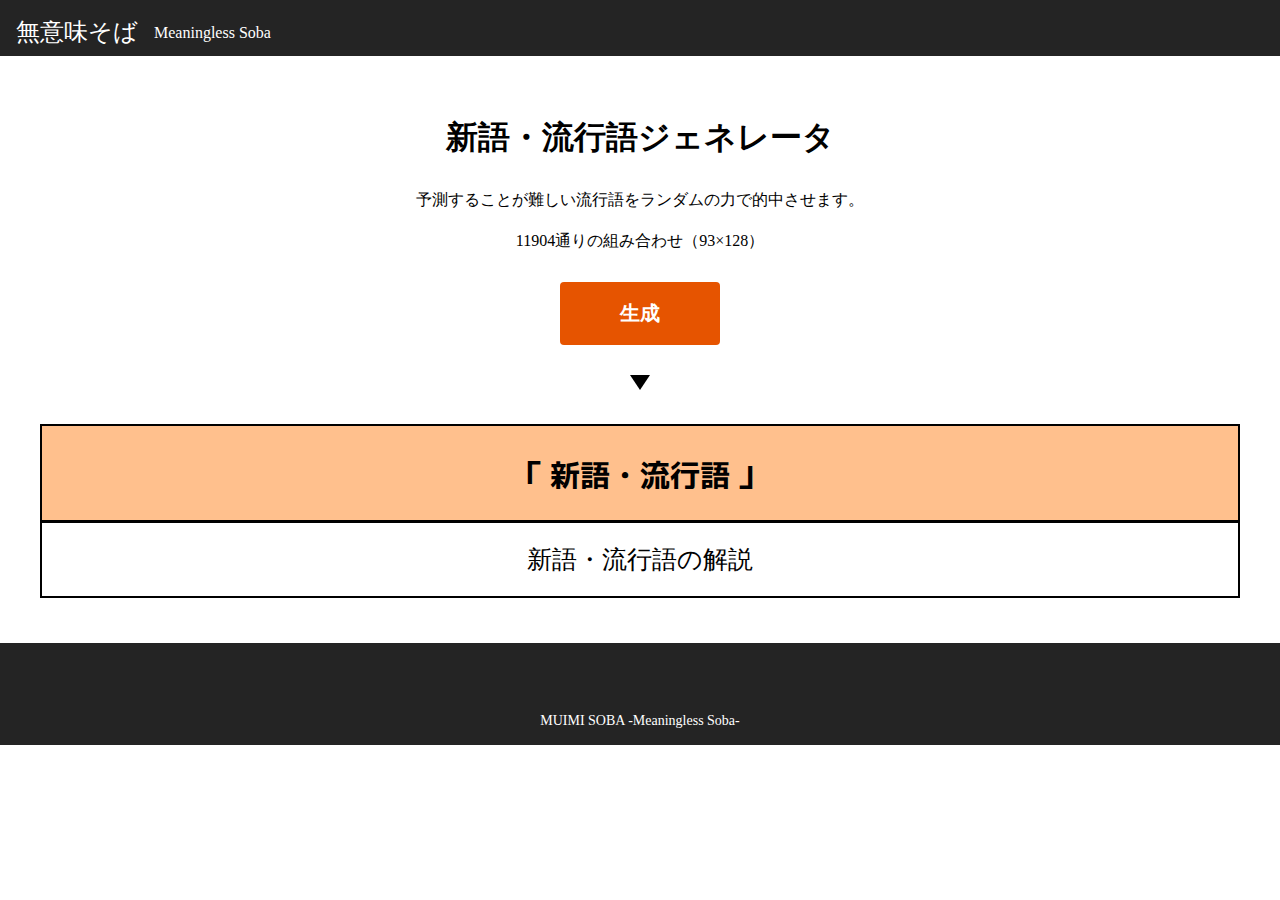
<file: newword/index.html>
<!DOCTYPE html>
<html lang="ja">
<head>
    <meta charset="UTF-8">
    <meta name="viewport" content="width=device-width, initial-scale=1.0">
    <link rel="stylesheet" href="style.css">
    <title>新語・流行語ジェネレータ</title>
    <link rel="preconnect" href="https://fonts.googleapis.com">
    <link rel="preconnect" href="https://fonts.gstatic.com" crossorigin>
    <link href="https://fonts.googleapis.com/css2?family=M+PLUS+2:wght@600&display=swap" rel="stylesheet">
</head>
<body>
    <header>
        <a class="title-m" href="../">無意味そば</a>
        <p class="title-s">Meaningless Soba</p>
    </header>
    <main>
        <h1> 新語・流行語ジェネレータ </h1>
        <div class="contents">
            <p class="introduction-text">予測することが難しい流行語をランダムの力で的中させます。</p>
            <p class="introduction-text" id="totalNumber"></p>
            <button onclick="generateNewWords()">生成</button>
            <div class="arrow-container">
                <div class="arrow-down"></div>
            </div>
            <div class="dictionary">
                <p id="newword" class="newword">「 新語・流行語 」</p>
                <p id="explanatoryText">新語・流行語の解説</p>    
            </div>
        </div>
    </main>
    <footer>
        <p>
            MUIMI SOBA -Meaningless Soba-
        </p>
    </footer>
    <script src="script.js"></script>
</body>
</html>
</file>
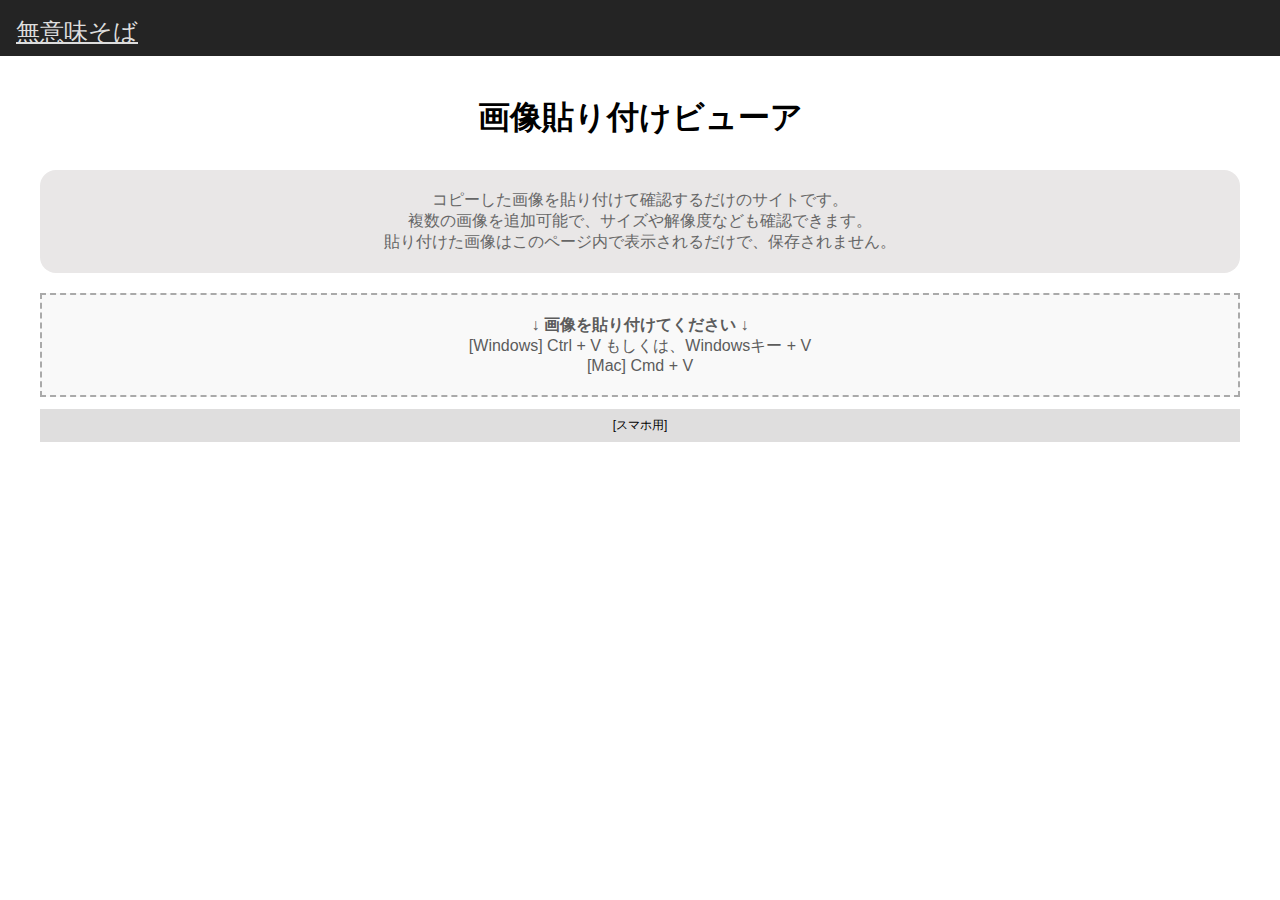
<file: paste-viewer/index.html>
<!DOCTYPE html>
<html lang="ja">
<head>
  <!-- Google tag (gtag.js) -->
  <script async src="https://www.googletagmanager.com/gtag/js?id=G-BD4QYWFV9M"></script>
  <script>
    window.dataLayer = window.dataLayer || [];
    function gtag(){dataLayer.push(arguments);}
    gtag('js', new Date());
    gtag('config', 'G-BD4QYWFV9M');
  </script>
  <meta charset="UTF-8">
  <meta name="viewport" content="width=device-width, initial-scale=1.0">
  <title>画像貼り付けビューア | コピーした画像を表示するサイト</title>
  <style>
  * {
    padding: 0;
    margin: 0;
  }
    header {
      height: 56px;
      width: 100%;
      font-size: 24px;
      color:rgb(255, 255, 255);
      background-color: rgb(36, 36, 36);
    }
    .title-m {
    text-decoration: none;
    color:rgb(255, 255, 255);
    padding: 16px;
    float: left;
  }
  .title-m:hover,
  .title-m:focus {
    text-decoration: underline;
    color: #ddd;
  }
    main {
      font-family: sans-serif;
      text-align: center;
      margin: 40px;
    }
    .hint {
      color: #666;
      margin-top: 30px;
      text-align: center;
      padding: 20px;
      background: #e9e7e7;
      border-radius: 16px;
      }
    #drop-zone {
      margin-top:20px;
      border: 2px dashed #aaa;
      padding: 20px;
      background: #f9f9f9;
      color: #5c5c5c;
    }
    #cont-zone {
      background-color: #dfdede;
      margin-top: 12px;
      padding: 8px;
      font-size: 12px;    
    }
    .image-container {
      margin-top: 20px;
      padding: 18px;
      border: 1px solid #ccc;
      background: #e9e7e7;
    }
    .image-container img {
      max-width: 100%;
      height: auto;
      display: block;
      margin: 10px auto;
    }
    .info {
      font-size: 0.9em;
      color: #333;
      text-align: left;
      margin: 5px auto;
      max-width: 400px;
    }
    .clear-btn {
      background: #d9534f;
      color: white;
      border: none;
      padding: 6px 12px;
      border-radius: 4px;
      cursor: pointer;
      margin-top: 5px;
    }
    .clear-btn:hover {
      background: #c9302c;
    }
    .open-btn {
      margin-top: 16px;
      padding: 0px 8px;
    }
  </style>
</head>
<body>
  <header>
    <a class="title-m" href="../">無意味そば</a>
  </header>
  <main>
      <h1>画像貼り付けビューア</h1>
      <div class="hint">
        コピーした画像を貼り付けて確認するだけのサイトです。<br>
        複数の画像を追加可能で、サイズや解像度なども確認できます。<br>
        貼り付けた画像はこのページ内で表示されるだけで、保存されません。
      </div>
      <div id="drop-zone">
        <b>↓ 画像を貼り付けてください ↓</b><br>
        [Windows] Ctrl + V もしくは、Windowsキー + V<br>
        [Mac] Cmd + V
      </div>
      <div id="cont-zone" contenteditable="true">[スマホ用]</div>
      <div id="image-list"></div>
  </main>


  <script>
    const dropZone = document.getElementById('drop-zone');
    const imageList = document.getElementById('image-list');

    document.addEventListener('paste', async (e) => {
      const items = e.clipboardData.items;
      for (let item of items) {
        if (item.type.startsWith('image/')) {
          const file = item.getAsFile();
          if (file) {
            const url = URL.createObjectURL(file);
            const img = new Image();
            img.src = url;

            img.onload = () => {
              // 各種情報を取得
              const container = document.createElement('div');
              container.className = 'image-container';

              const info = document.createElement('div');
              info.className = 'info';
              info.innerHTML = `
                <strong>ファイル名:</strong> ${file.name || '(不明)'}<br>
                <strong>形式:</strong> ${file.type}<br>
                <strong>サイズ:</strong> ${(file.size / 1024).toFixed(2)} KB<br>
                <strong>解像度:</strong> ${img.naturalWidth} × ${img.naturalHeight}<br>
                <strong>貼り付け時刻:</strong> ${new Date().toLocaleString()}
              `;

              const clearBtn = document.createElement('button');
              clearBtn.textContent = 'この画像を削除';
              clearBtn.className = 'clear-btn';
              clearBtn.onclick = () => {
                URL.revokeObjectURL(url); //メモリ解放
                container.remove();
              };

              const openBtn = document.createElement('button');
              openBtn.textContent = '新しいタブで画像を開く';
              openBtn.className = 'open-btn';
              openBtn.onclick = () => {
                window.open(url, '_blank');
              };

              container.appendChild(openBtn);
              container.appendChild(img);
              container.appendChild(info);
              container.appendChild(clearBtn);

              imageList.appendChild(container);

            };
          }
        }
      }
    });
  </script>
</body>
</html>
</file>
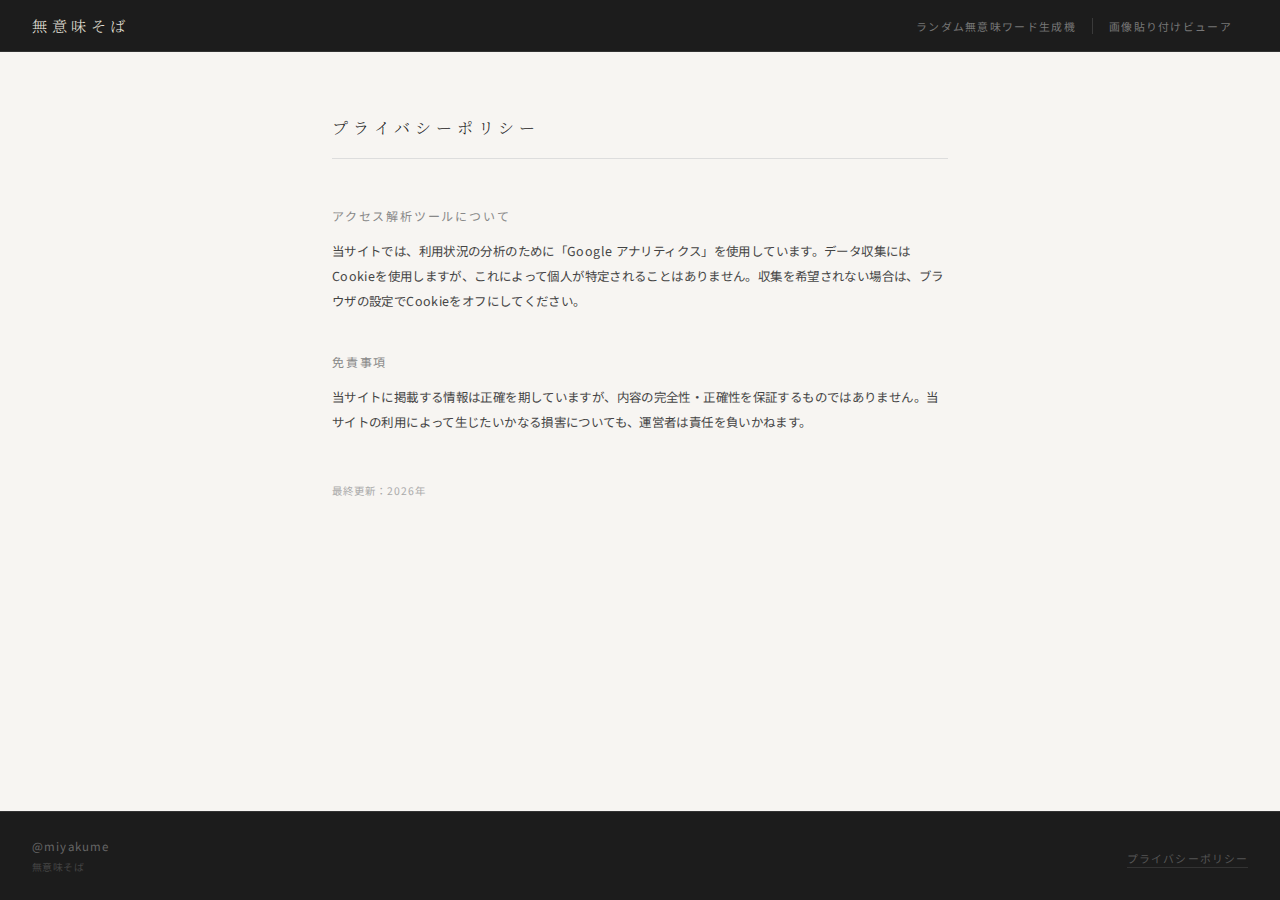
<file: privacy-policy.html>
<!DOCTYPE html>
<html lang="ja">
<head>
<!-- Google tag (gtag.js) -->
<script async src="https://www.googletagmanager.com/gtag/js?id=G-BD4QYWFV9M"></script>
<script>
  window.dataLayer = window.dataLayer || [];
  function gtag(){dataLayer.push(arguments);}
  gtag('js', new Date());

  gtag('config', 'G-BD4QYWFV9M');
</script>
  <meta charset="UTF-8">
  <meta name="viewport" content="width=device-width, initial-scale=1.0">
  <title>プライバシーポリシー — 無意味そば</title>
  <link rel="preconnect" href="https://fonts.googleapis.com">
  <link href="https://fonts.googleapis.com/css2?family=Noto+Serif+JP:wght@300;400&family=Noto+Sans+JP:wght@300;400&display=swap" rel="stylesheet">
  <style>
    *, *::before, *::after { box-sizing: border-box; margin: 0; padding: 0; }

    body {
      font-family: 'Noto Sans JP', sans-serif;
      background: #f7f5f2;
      color: #2a2a2a;
      min-height: 100vh;
      display: flex;
      flex-direction: column;
    }

    header {
      background: #1c1c1c;
      padding: 0 2rem;
      height: 52px;
      display: flex;
      align-items: center;
      justify-content: space-between;
      border-bottom: 1px solid #333;
    }

    .site-name {
      font-family: 'Noto Serif JP', serif;
      font-size: 0.95rem;
      font-weight: 300;
      letter-spacing: 0.3em;
      color: #e8e4dc;
      text-decoration: none;
      transition: color 0.2s;
    }
    .site-name:hover { color: #fff; }

    nav ul {
      display: flex;
      gap: 0;
      list-style: none;
    }
    nav ul li + li {
      border-left: 1px solid #3a3a3a;
    }
    nav ul a {
      display: block;
      padding: 0 1rem;
      font-size: 0.68rem;
      letter-spacing: 0.12em;
      color: #777;
      text-decoration: none;
      transition: color 0.2s;
    }
    nav ul a:hover { color: #e8e4dc; }

    main {
      flex: 1;
      padding: 4rem 2rem 5rem;
      max-width: 680px;
      margin: 0 auto;
      width: 100%;
    }

    .page-heading {
      font-family: 'Noto Serif JP', serif;
      font-size: 1rem;
      font-weight: 300;
      letter-spacing: 0.3em;
      color: #1a1a1a;
      margin-bottom: 3rem;
      padding-bottom: 1.2rem;
      border-bottom: 1px solid #ddd;
    }

    .policy-section {
      margin-bottom: 2.5rem;
    }

    .policy-section h2 {
      font-size: 0.75rem;
      font-weight: 400;
      letter-spacing: 0.15em;
      color: #888;
      margin-bottom: 0.9rem;
    }

    .policy-section p,
    .policy-section li {
      font-size: 0.78rem;
      line-height: 2;
      color: #444;
      letter-spacing: 0.03em;
    }

    .policy-section ul {
      padding-left: 1.2rem;
    }

    .policy-section a {
      color: #555;
      text-decoration: underline;
      text-underline-offset: 3px;
      transition: color 0.2s;
    }
    .policy-section a:hover { color: #111; }

    .updated {
      font-size: 0.65rem;
      color: #aaa;
      letter-spacing: 0.1em;
      margin-top: 3rem;
    }

    footer {
      background: #1c1c1c;
      padding: 1.6rem 2rem;
      border-top: 1px solid #333;
    }

    .footer-grid {
      display: grid;
      grid-template-columns: 1fr auto;
      align-items: center;
      gap: 1rem;
    }

    .footer-meta {
      display: flex;
      flex-direction: column;
      gap: 0.35rem;
    }
    .footer-meta a {
      font-size: 0.72rem;
      color: #666;
      text-decoration: none;
      letter-spacing: 0.1em;
      transition: color 0.2s;
    }
    .footer-meta a:hover { color: #aaa; }
    .footer-meta span {
      font-size: 0.62rem;
      color: #444;
      letter-spacing: 0.05em;
    }

    .footer-policy a {
      font-size: 0.68rem;
      color: #555;
      text-decoration: none;
      letter-spacing: 0.1em;
      transition: color 0.2s;
      border-bottom: 1px solid #333;
      padding-bottom: 1px;
    }
    .footer-policy a:hover { color: #aaa; border-color: #666; }

    @media (max-width: 600px) {
      header { padding: 0 1.2rem; }
      nav { display: none; }

      main { padding: 3rem 1.4rem 4rem; }

      footer { padding: 1.4rem 1.2rem; }
      .footer-grid { grid-template-columns: 1fr; }
    }
  </style>
</head>
<body>

  <header>
    <a href="https://ume-k.github.io/" class="site-name">無意味そば</a>
    <nav>
      <ul>
        <li><a href="/Randomuimi/">ランダム無意味ワード生成機</a></li>
        <li><a href="/paste-viewer/">画像貼り付けビューア</a></li>
      </ul>
    </nav>
  </header>

  <main>
    <h1 class="page-heading">プライバシーポリシー</h1>

    <div class="policy-section">
      <h2>アクセス解析ツールについて</h2>
      <p>当サイトでは、利用状況の分析のために「Google アナリティクス」を使用しています。データ収集にはCookieを使用しますが、これによって個人が特定されることはありません。収集を希望されない場合は、ブラウザの設定でCookieをオフにしてください。</p>
    </div>

    <div class="policy-section">
      <h2>免責事項</h2>
      <p>当サイトに掲載する情報は正確を期していますが、内容の完全性・正確性を保証するものではありません。当サイトの利用によって生じたいかなる損害についても、運営者は責任を負いかねます。</p>
    </div>

    <p class="updated">最終更新：2026年</p>
  </main>

  <footer>
    <div class="footer-grid">
      <div class="footer-meta">
        <a href="https://x.com/miyakume">@miyakume</a>
        <span>無意味そば</span>
      </div>
      <div class="footer-policy">
        <a href="privacy-policy.html">プライバシーポリシー</a>
      </div>
    </div>
  </footer>

</body>
</html>
</file>
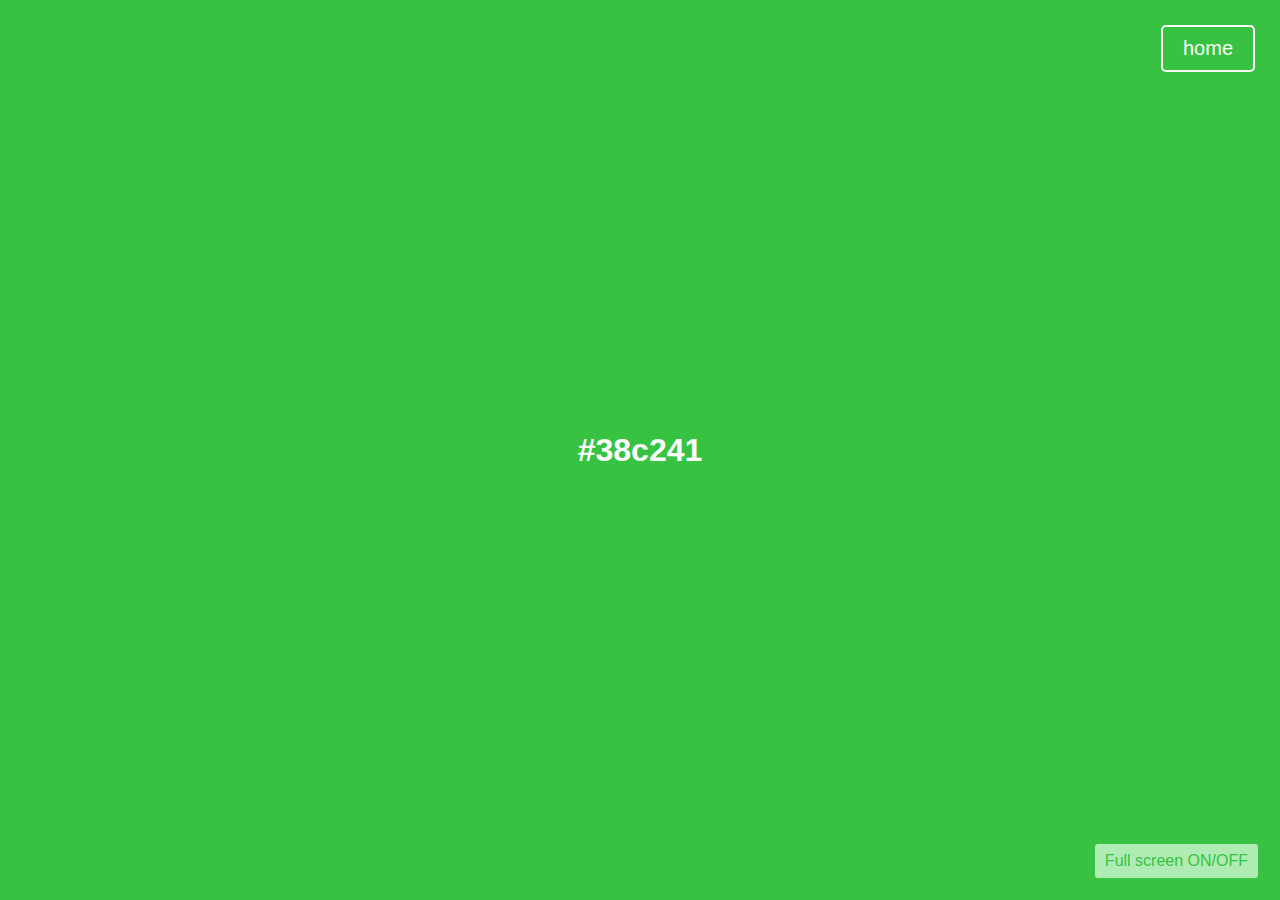
<file: 38c241/full.html>
<!DOCTYPE html>
<html lang="ja">
<head>
    <meta charset="UTF-8">
    <meta name="viewport" content="width=device-width, initial-scale=1.0">
    <meta name="theme-color" content="#38c241">
    <title>full #38c241</title>
    <style>
        body {
            background-color: #38c241;
            margin: 0;
            height: 100vh;
            display: flex;
            justify-content: center;
            align-items: center;
            font-family: Arial, sans-serif;
            color: white;
            text-align: center;
        }
        h1 {
            user-select: none;
        }
        h1:hover {
            color: #38c241;
            transition: color 0.5s;
        }
        .content {
            position: absolute;
            top: 20px;
            right: 20px;
        }
        .nav-button {
            background: none;
            border: 2px solid white;
            color: white;
            padding: 10px 20px;
            font-size: 20px;
            cursor: pointer;
            border-radius: 5px;
            margin: 5px;
            transition: background-color 0.3s, color 0.3s;
        }
        .nav-button:hover {
            background-color: white;
            color: #38c241;
        }
        .fullscreen-button {
            position: fixed;
            bottom: 20px;
            right: 20px;
            background-color: #aeecb3;
            color: #38c241;
            border: 2px solid #38c241;
            padding: 8px 10px;
            cursor: pointer;
            border-radius: 5px;
            font-size: 16px;
            transition: background-color 0.3s;
        }
        .fullscreen-button:hover {
            background-color: white;
        }
    </style>
</head>
<body>
    <h1>#38c241</h1>
    <div class="content">
        <a href="/38c241"><button class="nav-button">home</button></a>
        <button class="fullscreen-button" onclick="toggleFullscreen()">Full screen ON/OFF</button>
    </div>
    <script>
        function toggleFullscreen() {
            if (!document.fullscreenElement) {
                document.documentElement.requestFullscreen();
            } else {
                if (document.exitFullscreen) {
                    document.exitFullscreen();
                }
            }
        }
    </script>
</body>
</html>
</file>
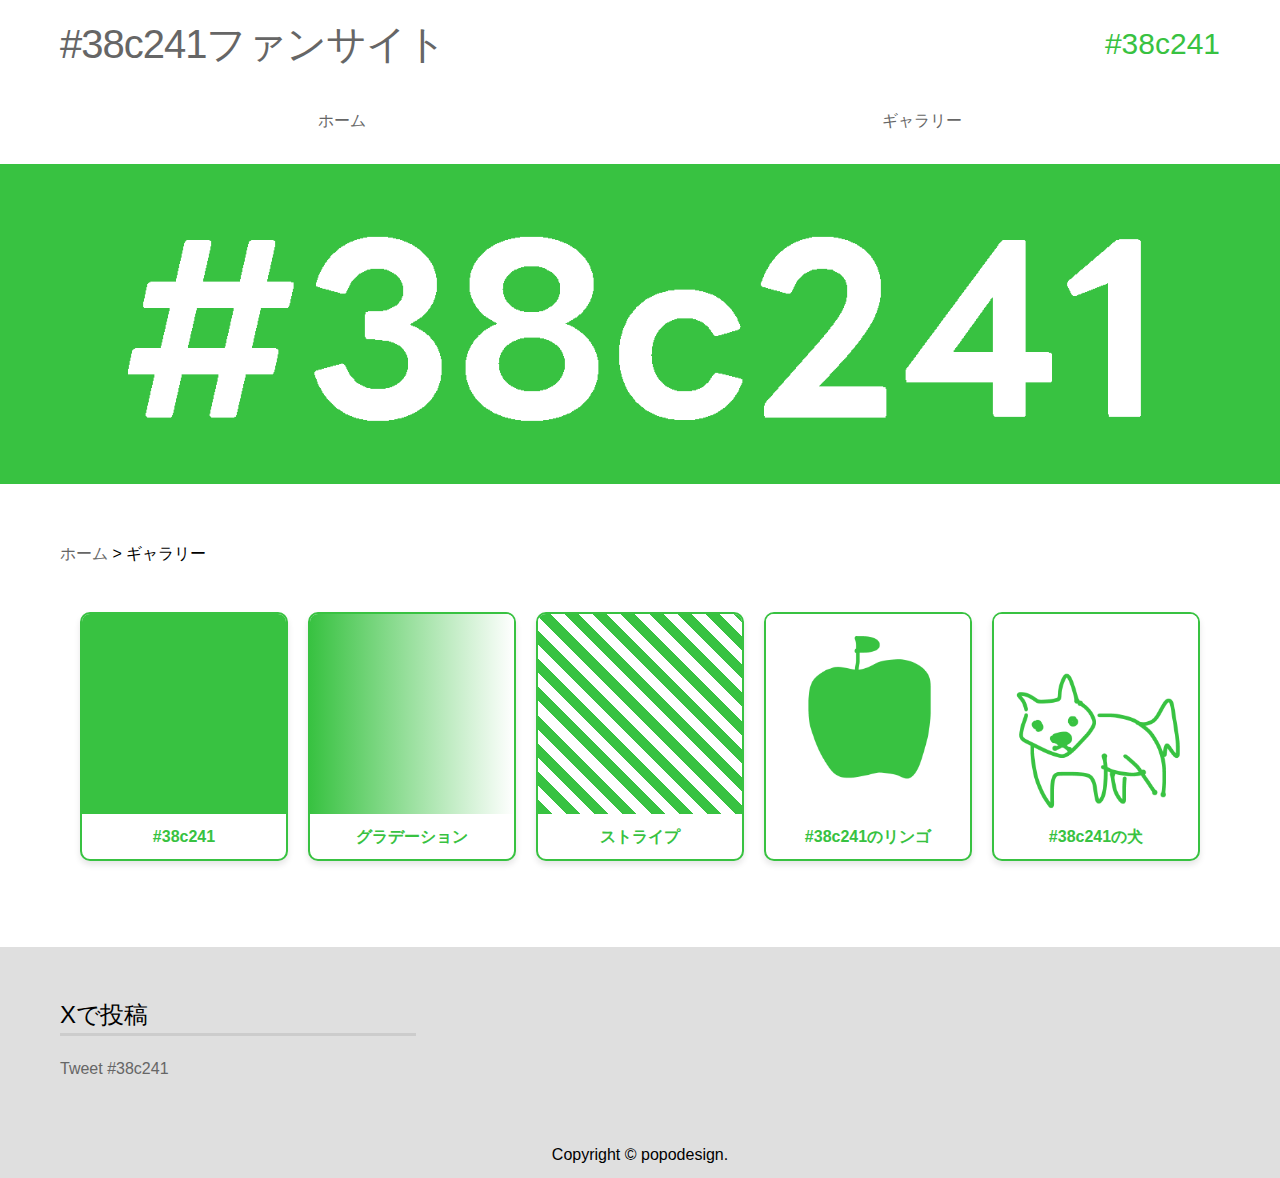
<file: 38c241/gallery.html>
<!doctype html>
<html lang="ja">
<head>
<meta charset="UTF-8">
<meta name="viewport" content="width=device-width, initial-scale=1">
    <title>#38c241のギャラリー</title>
<link rel="stylesheet" media="all" href="css/ress.min.css" />
<link rel="stylesheet" media="all" href="css/style.css" />
<script src="js/jquery-3.6.0.min.js"></script>
<script src="js/style.js"></script>

<!-- Favicon -->
<link rel="icon" type="image/png" href="img/favicon.png">

<style>
    /*
    body {
        font-family: Arial, sans-serif;
        background-color: #f0f0f0;
        margin: 0;
        padding: 20px;
    }
    */
    /*
    h1 {
        color: #38c241;
        text-align: center;
    }
    */
    .gallery {
        display: grid;
        grid-template-columns: repeat(auto-fill, minmax(200px, 1fr));
        gap: 20px;
        padding: 20px;
    }
    .art-piece {
        background-color: white;
        border: 2px solid #38c241;
        border-radius: 10px;
        overflow: hidden;
        box-shadow: 0 4px 6px rgba(0, 0, 0, 0.1);
    }
    .art-piece-content {
        height: 200px;
        display: flex;
        justify-content: center;
        align-items: center;
        background-color: #38c241;
    }
    .art-piece-title {
        padding: 10px;
        text-align: center;
        font-weight: bold;
        color: #38c241;
    }
    .art-piece img {
        width: 100%;
        height: 100%;
        object-fit: cover;
    }
</style>


</head>
<body>
<header>
<div class="container">
    
<div class="row">
    <div class="col span-12">
        <div class="head">
            <h1><a href="index.html">#38c241ファンサイト</a></h1>
            <div class="telbox">#38c241</div>
        </div>
    </div>
</div>
<div class="row">
    <div class="col span-12">
        <nav>
            <div id="open"></div>
            <div id="close"></div>    
            <div id="navi">
                <ul>
                    <li><a href="index.html">ホーム</a></li>
                    <li><a href="gallery.html">ギャラリー</a></li>
                </ul>
            </div>
        </nav>
    </div>
        </div>
    </div>
    </header>
    <div class="mainimg">
        <img src="img/main_38c241_code_t.png" alt="サブページ画像">
    </div>
    <main>
	<article>
        
<div class="container">
<div class="row">
    <div class="col span-12">
	<div class="breadcrumb">
		<ul>
			<li><a href="index.html">ホーム</a> > ギャラリー</li>
		</ul>

        <div class="gallery">
            <div class="art-piece">
                <div class="art-piece-content"></div>
                <div class="art-piece-title">#38c241</div>
            </div>
            <div class="art-piece">
                <div class="art-piece-content" style="background: linear-gradient(to right, #38c241, #ffffff);"></div>
                <div class="art-piece-title">グラデーション</div>
            </div>
            <div class="art-piece">
                <div class="art-piece-content" style="background: repeating-linear-gradient(45deg, #38c241, #38c241 10px, #ffffff 10px, #ffffff 20px);"></div>
                <div class="art-piece-title">ストライプ</div>
            </div>
            <div class="art-piece">
                <div class="art-piece-content">
                    <img src="img/38c241apple.png" alt="#38c241のリンゴ" style="background: #ffffff">
                </div>
                <div class="art-piece-title">#38c241のリンゴ</div>
            </div>
            <div class="art-piece">
                <div class="art-piece-content">
                    <img src="img/38c241dog.png" alt="#38c241の犬" style="background: #ffffff">
                </div>
                <div class="art-piece-title">#38c241の犬</div>
            </div>
            
        
	</div>
</div>

    </div>    
        </div>
	</article>
    </main>
    <footer>
<div class="container">
<div class="row">
    <div class="col span-4">
        <h5>Xで投稿</h5>
        <a href="https://twitter.com/intent/tweet?button_hashtag=38c241&ref_src=twsrc%5Etfw" class="twitter-hashtag-button" data-show-count="false">Tweet #38c241</a><script async src="https://platform.twitter.com/widgets.js" charset="utf-8"></script>
    </div>
        </div>
</div>
    </footer>
    <div class="copyright">
<div class="container">
<div class="row">
    <div class="col">
    Copyright © <a href="https://popo-design.net" target="_blank">popodesign. </a>
    
    </div>    
        </div>
    </div>
        </div>
<p id="pagetop"><a href="#">TOP</a></p>    
</body>
</html>
</file>
<file: style.css>
* {
    padding: 0;
    margin: 0;
}

header {
    height: 56px;
    width: 100%;
    font-size: 24px;
    color:rgb(255, 255, 255);
    background-color: rgb(36, 36, 36);
}

.title-m {
    text-decoration: none;
    color:rgb(255, 255, 255);
    padding: 16px;
    float: left;
}

.title-s {
    padding: 24px 0px 16px 0px;
    font-size: 16px;
    float: left;
}

main {
    background-color: #f8f8f8;
    padding: 45px 34px 90px 34px;
    height: auto;
}

.title-main {
    width: 100%;
    font-size: 18px;
    padding: 18px 0;
    margin-bottom: 0px;
    background-color: rgb(181, 204, 164);
    color: rgb(0, 0, 0);
    text-align: center;
    font-family: 'Kaisei Decol', serif;
    user-select: none;
    border-bottom: 8px solid #242424;
}

.material-icons.sobal {
    font-size: 70px;
}

h2 {
    font-size: 30px;
    margin: 30px 0px;
}

ul {
    margin: 0px 20px;
    padding: 0px;
    list-style: none;
}

li {
    padding: 6px;
}

.content_name {
    font-size: 20px;
    font-weight: bold;

}

.link-list a{
    padding: 0px;
    margin: 0px;
    font-size: 22px;
    color:rgb(0, 0, 0);
    text-decoration-color: #82dd90cc;
    text-decoration-line: underline;
    text-decoration-thickness: 12px;
    text-underline-offset: -5px;
    text-decoration-skip-ink: none;
}

.link-list p{
    margin: 10px 0px;
    padding: 5px;
    font-size: 17px;
}

.nazoimg {
    display: flex;
    margin: 25px 0px;
}

.ball:hover {
    opacity: 0.7;
}

span {
    display: block;
    padding: 15px 20px;
    font-size: 18px;
    line-height: 135%;
}

hr {
    margin: 30px auto;
}

footer {
    width: 100%;
    font-size: 14px;
    text-align: center;
    padding: 100px 0 16px 0;
    background-color: #242424;
    color:white;
}
</file>
<file: 38c241/css/style.css>
@charset "UTF-8";
@import url("grid.css");

:root { /* 色変更される場合は、#以降のカラーコードを変更してください IE非対応 */
    --base-color: #000;
    --link-color: #666;
    --linkhover-color: #38c241;
    --linkhover-color2: #38c24140;

    /* --linkhover-color: #999; */
    --back-color: #dfdfdf;
    /* --back-color: #f7f7f7; */
    --border-color: #ccc;
    --white-color: #fff;
}

img {
	max-width:100%;
	height: auto;/*高さ自動*/
}
a {
    display:block;
    color: var(--link-color);
    text-decoration-line: none;
}
a:hover { 
    color: var(--linkhover-color);
}
a img {
    margin-bottom: 1rem;
}
a img:hover {
	opacity: 0.8;
}
.underline {
	border-bottom: 3px solid var(--base-color);
	padding-bottom: 0.5rem;
}

/*ヘッダー
-------------------------------------*/
.head {
	display: flex;
    flex-direction: row;
    padding: 1rem 0 0 0;
}

.head h1 { 
    padding: 1rem 0;
}
.telbox {
	margin-left: auto;
	font-size: 3.0rem;
	padding: 1rem 0 0 0;
    color: #38c241;
}
nav ul {
	display: flex;
    flex-direction: row;
    justify-content: space-around;
    list-style: none;
	margin-bottom: 1rem;
}
nav li {
    display: block;
    flex: 1 0 auto;
}
nav li a {
    text-decoration: none;
    text-align: center;
}
nav a:hover {
    background-color: var(--linkhover-color2);
}
nav a {
    padding: 1rem;
}

@media screen and (min-width: 768px){
/* PC時はMENUボタンを非表示 */
#open,#close {
    display: none !important;
}

#navi {
    display: block !important;
}
}

@media screen and (max-width: 768px){
.head {
	flex-direction: column;
    text-align: left;
    margin-bottom: 20px;
}
.telbox {
	margin-left: 0;
	text-align: center;
}
.head #open,#close  {
    position: absolute;
    top: 28px;
    right: 12px;
    }
nav ul {
	flex-direction: column;
}

nav li {
	padding-top: 0;
	border-bottom: 1px solid var(--border-color);
	margin-bottom: 0;
}
/* スマホ時はMENUボタンを表示 */
#open {
    display: block;
    background: url(../img/button.png);
    background-repeat: no-repeat;
    background-size: contain;
    width: 50px;
    height: 50px;
    border: none;
    position: absolute;
    top: 20px;
    right: 12px;
}
#close  {
    display: block;
    background: url(../img/button2.png);
    background-repeat: no-repeat;
    background-size: contain;
    width: 50px;
    height: 50px;
    border: none;
    position: absolute;
    top: 20px;
    right: 12px;
}
/* スマホ時はメニューを非表示 */
#navi {
    display: none;
}
}

/*メイン画像
-------------------------------------*/
.mainimg img {
	width: 100vw;
}

/*メインコンテンツ
-------------------------------------*/
main {
    margin: 5rem 0 5rem 0;
}

/*新着情報
-------------------------------------*/
.news h2 {
    color: var(--linkhover-color);
    border-bottom: 3px solid var(--linkhover-color);
	padding-bottom: 0.5rem;
}
.news li {
    list-style-type: none;
	border-bottom: 1px solid var(--linkhover-color2);
	padding: 0.5rem 0;
}

/*フッター
-------------------------------------*/
footer {
    background-color: var(--back-color);
    padding: 5rem 0;
}
footer h5 {
    border-bottom: 3px solid var(--border-color);
}

/*コピーライト
-------------------------------------*/
.copyright {
    text-align: center;
    padding: 1rem 0;
    background-color: var(--back-color);
}
.copyright a {
    color: var(--base-color);
    text-decoration: none;
	display: inline-block;
}

/*ページトップへ戻るボタン
-------------------------------------*/
#pagetop {
    position: fixed;
    bottom: 15px;
    right: 15px;
}
#pagetop a {
    display: block;
    background-color: var(--base-color);
    color: var(--white-color);
    width: 50px;
    padding: 10px 5px;
    text-align: center;
}
#pagetop a:hover {
    background-color: var(--linkhover-color);
}
/*パンくずリスト
-----------------------------------*/
.breadcrumb {
    margin: 0 0 1em 0;
    padding: 0;	
}
.breadcrumb li {
    list-style-type: none;
}
.breadcrumb li a {
    display: inline-block;
    color: var(--link-color);
}
</file>
<file: clock3blue/style.css>
* {
    box-sizing: border-box;
}
.title-m {
    text-decoration: none;
    color:rgb(255, 255, 255);
    float: left;
    margin: 0px;
    font-size: 24px;
    padding: 16px;
}
body {
    margin: 0;
    padding: 0;
    font-family: Arial, sans-serif;
    background-color: #969393;
}
header {
    height: 56px;
    width: 100%;
    background-color: #333;
}
h1 {
    margin: 0;
    font-size: 32px;
    padding:16px;
}
.blue {
    color: blue;
    font-weight: bold;
}
.clock {
    width: 95%;
    margin: 0 auto;
    padding: 55px 0px;
    background-color: #e3ebf1;
    text-align: center;
    font-size: 9rem;
    margin-top: 5%;
    font-family: monospace;
}
@media screen and (max-width:1100px) {
    .clock {
        font-size: 6rem;
    }
    h1 {
        font-size: 26px;
    }
}
@media screen and (max-width:680px) {
    .clock {
        font-size: 4rem;
    }
    h1 {
        font-size: 21px;
    }
}
@media screen and (max-width:460px) {
    .clock {
        font-size: 3rem;
    }
    h1 {
        font-size: 15px;
    }
}
</file>
<file: newword/style.css>
* {
    padding: 0;
    margin: 0;
}

header {
    height: 56px;
    width: 100%;
    font-size: 24px;
    color:rgb(255, 255, 255);
    background-color: rgb(36, 36, 36);
}

footer {
    width: 100%;
    font-size: 14px;
    text-align: center;
    padding: 70px 0 16px 0;
    background-color: #242424;
    color:white;
    margin: 10px 0px 0px 0px;
}

.title-m {
    text-decoration: none;
    color:rgb(255, 255, 255);
    padding: 16px;
    float: left;
}

.title-s {
    padding: 24px 0px 16px 0px;
    font-size: 16px;
    float: left;
}

main {
    /* background-color: #ffddc7; */
    margin: 20px;
    padding: 20px 20px 25px 20px;
    height: auto;
    text-align: center;
}

h1 {
    /* background-color: rgb(226, 226, 226); */
    padding: 0px;
    margin: 20px;
    /* text-decoration: 12px underline rgb(252, 118, 66); */
}

.introduction-text {
    padding: 10px;
}

.dictionary {
    /* background-color: #3b553c; */
    border: 2px solid black;
    padding: 0px;
    margin: 0px 0px;
    
}

.newword {
    padding: 25px 0;
    margin: 0px;
    font-size: 30px;
    font-weight: bold;
    font-family: 'M PLUS 2', sans-serif;
    background-color: #ffc08d;
    /* text-decoration: 5px underline; */
    border-bottom: 3px solid #000;
}

#explanatoryText {
    font-size: 25px;
    padding: 20px 0;
    /* border: 2px solid black; */

}

button {
    margin-top: 20px;
    padding: 18px 60px;
    font-size: 20px;
    font-family: sans-serif;
    font-weight: bold;
    background-color: #e65400;
    color: #fff;
    border: none;
    border-radius: 4px;
    cursor: pointer;
    user-select:none;
}

button:hover {
    background-color: #c95410;
}

button:active {
    background-color: #a05500;
}

.arrow-down {
    margin: 30px;
    width: 0px;
    height: 0px;
    border-left: 10px solid transparent;
    border-right: 10px solid transparent;
    border-top: 15px solid #000;
    display: inline-block;
}  
/* 
.arrow-container {
    text-align: center;
} */
</file>
<file: 38c241/css/ress.min.css>
/*!
 * ress.css • v1.2.2
 * MIT License
 * github.com/filipelinhares/ress
 */html{box-sizing:border-box;overflow-y:scroll;-webkit-text-size-adjust:100%}*,:after,:before{background-repeat:no-repeat;box-sizing:inherit}:after,:before{text-decoration:inherit;vertical-align:inherit}*{padding:0;margin:0}audio:not([controls]){display:none;height:0}hr{overflow:visible}article,aside,details,figcaption,figure,footer,header,main,menu,nav,section,summary{display:block}summary{display:list-item}small{font-size:80%}[hidden],template{display:none}abbr[title]{border-bottom:1px dotted;text-decoration:none}a{background-color:transparent;-webkit-text-decoration-skip:objects}a:active,a:hover{outline-width:0}code,kbd,pre,samp{font-family:monospace,monospace}b,strong{font-weight:bolder}dfn{font-style:italic}mark{background-color:#ff0;color:#000}sub,sup{font-size:75%;line-height:0;position:relative;vertical-align:baseline}sub{bottom:-.25em}sup{top:-.5em}input{border-radius:0}[role=button],[type=button],[type=reset],[type=submit],button{cursor:pointer}[disabled]{cursor:default}[type=number]{width:auto}[type=search]{-webkit-appearance:textfield}[type=search]::-webkit-search-cancel-button,[type=search]::-webkit-search-decoration{-webkit-appearance:none}textarea{overflow:auto;resize:vertical}button,input,optgroup,select,textarea{font:inherit}optgroup{font-weight:700}button{overflow:visible}[type=button]::-moz-focus-inner,[type=reset]::-moz-focus-inner,[type=submit]::-moz-focus-inner,button::-moz-focus-inner{border-style:0;padding:0}[type=button]::-moz-focus-inner,[type=reset]::-moz-focus-inner,[type=submit]::-moz-focus-inner,button:-moz-focusring{outline:1px dotted ButtonText}[type=reset],[type=submit],button,html [type=button]{-webkit-appearance:button}button,select{text-transform:none}button,input,select,textarea{background-color:transparent;border-style:none;color:inherit}select{-moz-appearance:none;-webkit-appearance:none}select::-ms-expand{display:none}select::-ms-value{color:currentColor}legend{border:0;color:inherit;display:table;max-width:100%;white-space:normal}::-webkit-file-upload-button{-webkit-appearance:button;font:inherit}[type=search]{-webkit-appearance:textfield;outline-offset:-2px}img{border-style:none}progress{vertical-align:baseline}svg:not(:root){overflow:hidden}audio,canvas,progress,video{display:inline-block}@media screen{[hidden~=screen]{display:inherit}[hidden~=screen]:not(:active):not(:focus):not(:target){position:absolute!important;clip:rect(0 0 0 0)!important}}[aria-busy=true]{cursor:progress}[aria-controls]{cursor:pointer}[aria-disabled]{cursor:default}::-moz-selection{background-color:#b3d4fc;color:#000;text-shadow:none}::selection{background-color:#b3d4fc;color:#000;text-shadow:none}
</file>
